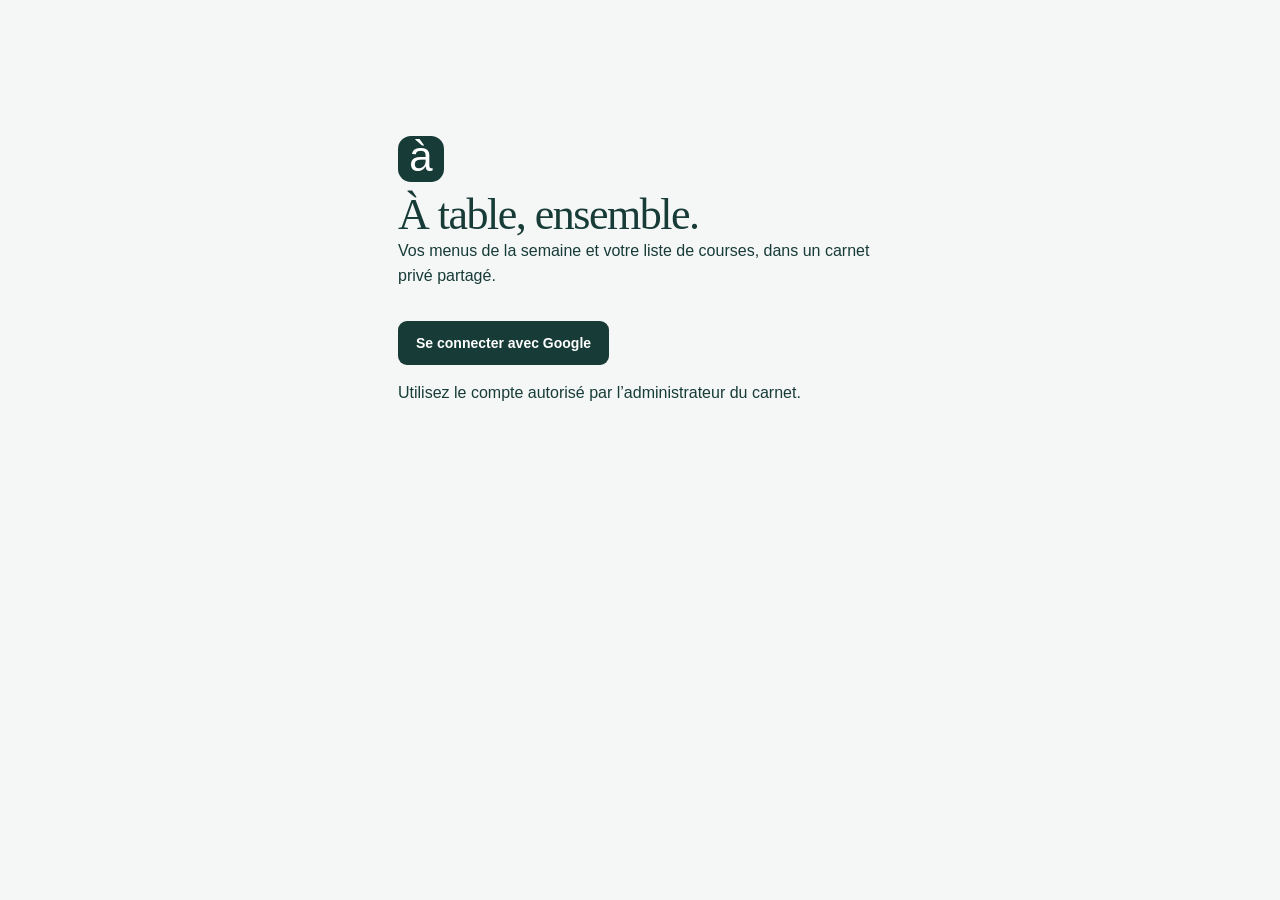
<file: ATable/index.html>
<!doctype html><html lang="fr"><head><meta charset="UTF-8"><meta name="viewport" content="width=device-width,initial-scale=1"><meta name="theme-color" content="#173b37"><link rel="icon" href="./favicon.svg"><link rel="apple-touch-icon" href="./apple-touch-icon.png"><link rel="manifest" href="./manifest.webmanifest"><title>À table — Menus et courses</title>  <script type="module" crossorigin src="/ATable/index-y9OXlrYn.js"></script>
  <link rel="stylesheet" crossorigin href="/ATable/index-C6tKq6Ja.css">
</head><body><div id="root"></div></body></html>
</file>
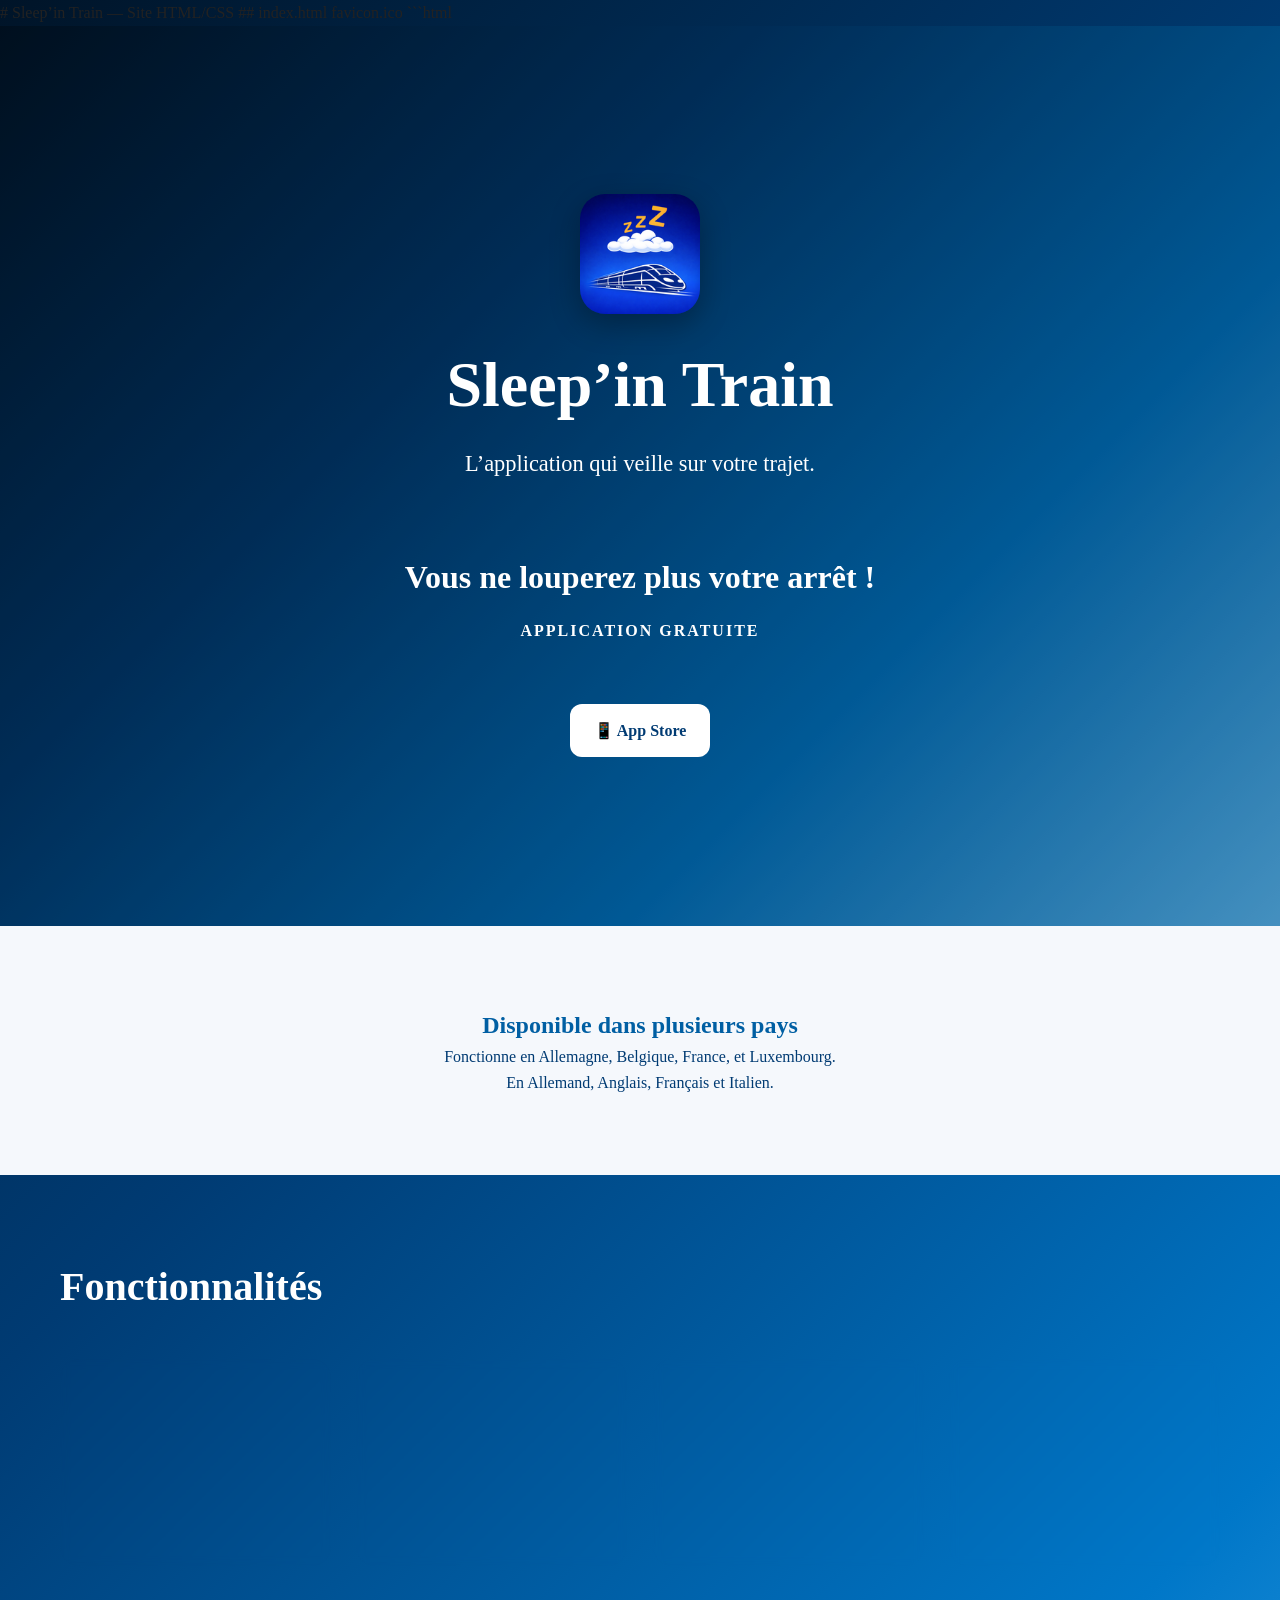
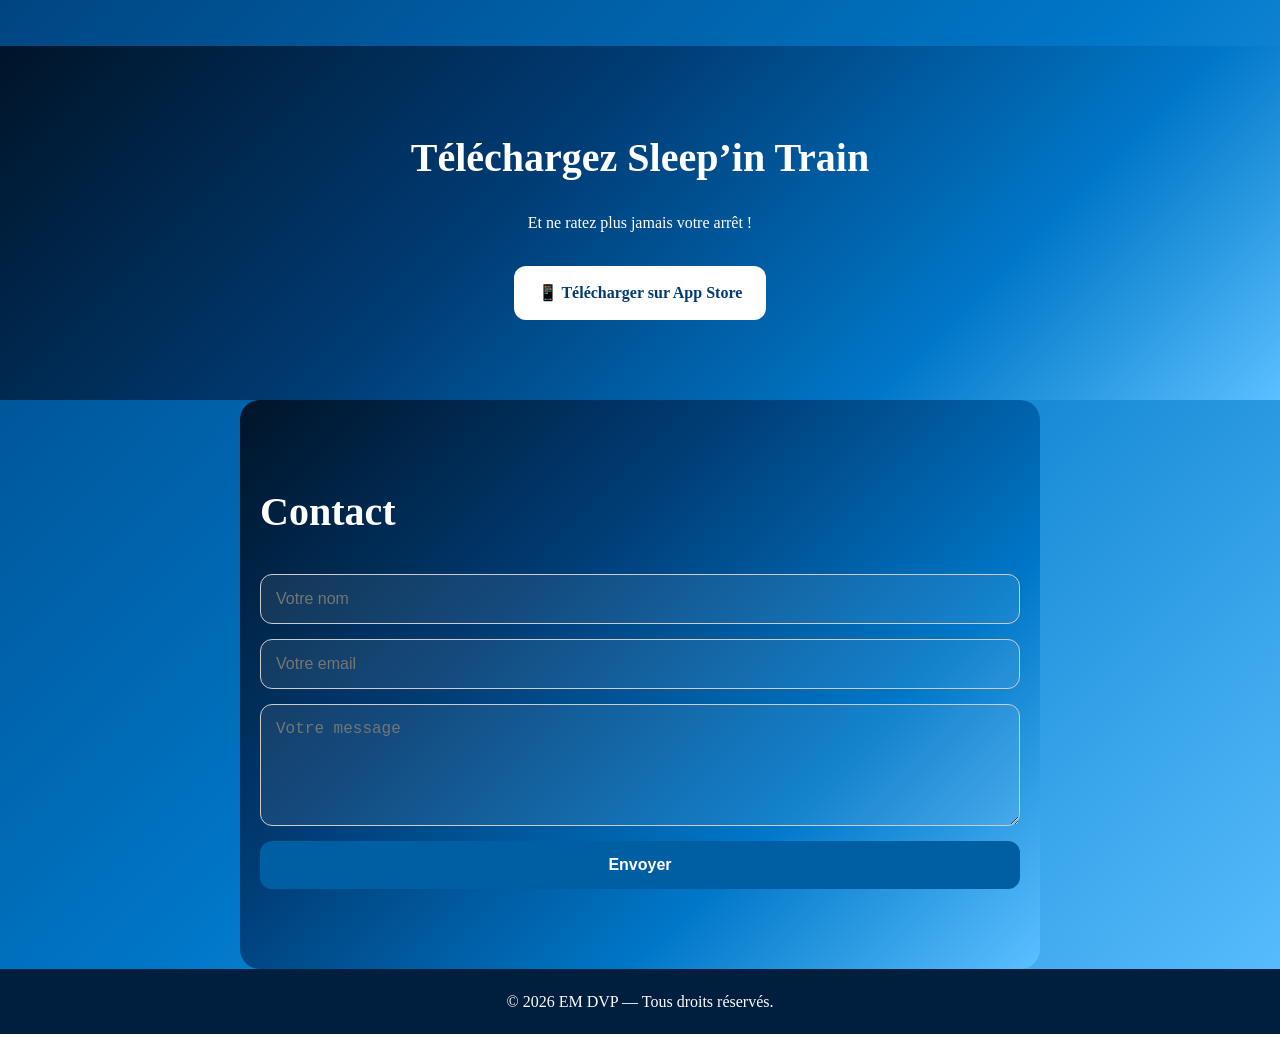
<file: sleepintrain/index.html>
# Sleep’in Train — Site HTML/CSS

## index.html
favicon.ico

```html
<!DOCTYPE html>
<html lang="fr">
<head>
<!-- Favicon moderne -->
  <link rel="icon" type="image/png" sizes="32x32" href="Icon.png">
  <meta charset="UTF-8" />
  <meta name="viewport" content="width=device-width, initial-scale=1.0" />
  <title>Sleep'in Train</title>
  <link rel="stylesheet" href="style.css" />
</head>
<body>

  <header class="hero">
    <div class="overlay"></div>

    <div class="hero-content">
      <img src="logo.png" alt="Logo Sleepin Train" class="logo" />

      <h1>Sleep’in Train</h1>
      <p class="subtitle">L’application qui veille sur votre trajet.</p>

      <div class="hero-box">
        <h2>Vous ne louperez plus votre arrêt !</h2>
        <p class="free-app">APPLICATION GRATUITE</p>
      </div>

      <div class="download-buttons">
        <a href="https://apps.apple.com/app/sleepin-train/id6762194705" class="store-btn">📱 App Store</a>
      <!--  <a href="#" class="store-btn">▶ Google Play</a> -->
      </div>
    </div>
  </header>


  <section class="countries">
    <h2>Disponible dans plusieurs pays</h2>
    <p>
      Fonctionne en Allemagne, Belgique, France, et Luxembourg.</p>
	  <p>En Allemand, Anglais, Français et Italien.
    </p>
  </section>


  <section class="features">
    <h2>Fonctionnalités</h2>

    <div class="features-grid">

      <div class="feature-card">
        <h3>⏰ Alarme intelligente</h3>
        <p>
          Recevez une alerte avant votre arrêt, même si vous dormez.
        </p>
      </div>

      <div class="feature-card">
        <h3>📍 Précision GPS</h3>
        <p>
          Suivi en temps réel de votre trajet pour une détection fiable.
        </p>
      </div>

      <div class="feature-card">
        <h3>🔋 Économique</h3>
        <p>
          Mode éco pour préserver la batterie de votre smartphone.
        </p>
      </div>

      <div class="feature-card">
        <h3>🌍 Multi-pays</h3>
        <p>
          Compatible avec les réseaux ferroviaires d'Allemagne, Belgique, France, et 
          Luxembourg.
        </p>
      </div>

    </div>
  </section>


  <section class="download-section">
    <h2>Téléchargez Sleep’in Train</h2>
    <p>Et ne ratez plus jamais votre arrêt !</p>

    <div class="download-buttons">
      <a href="https://apps.apple.com/app/sleepin-train/id6762194705" class="store-btn">📱 Télécharger sur App Store</a>
   <!--   <a href="#" class="store-btn">▶ Télécharger sur Google Play</a> -->
    </div>
  </section>


  <section class="contact">
    <h2>Contact</h2>

    <form action="https://formspree.io/f/xqejodoz" method="POST">
 <input type="text" name="name" placeholder="Votre nom" required />
<input type="email" name="email" placeholder="Votre email" required />
<textarea name="message" rows="5" placeholder="Votre message"></textarea>
      <button type="submit">Envoyer</button>
    </form>
  </section>


  <footer>
    <p>© 2026 EM DVP — Tous droits réservés.</p>
  </footer>

</body>
</html>
</file>
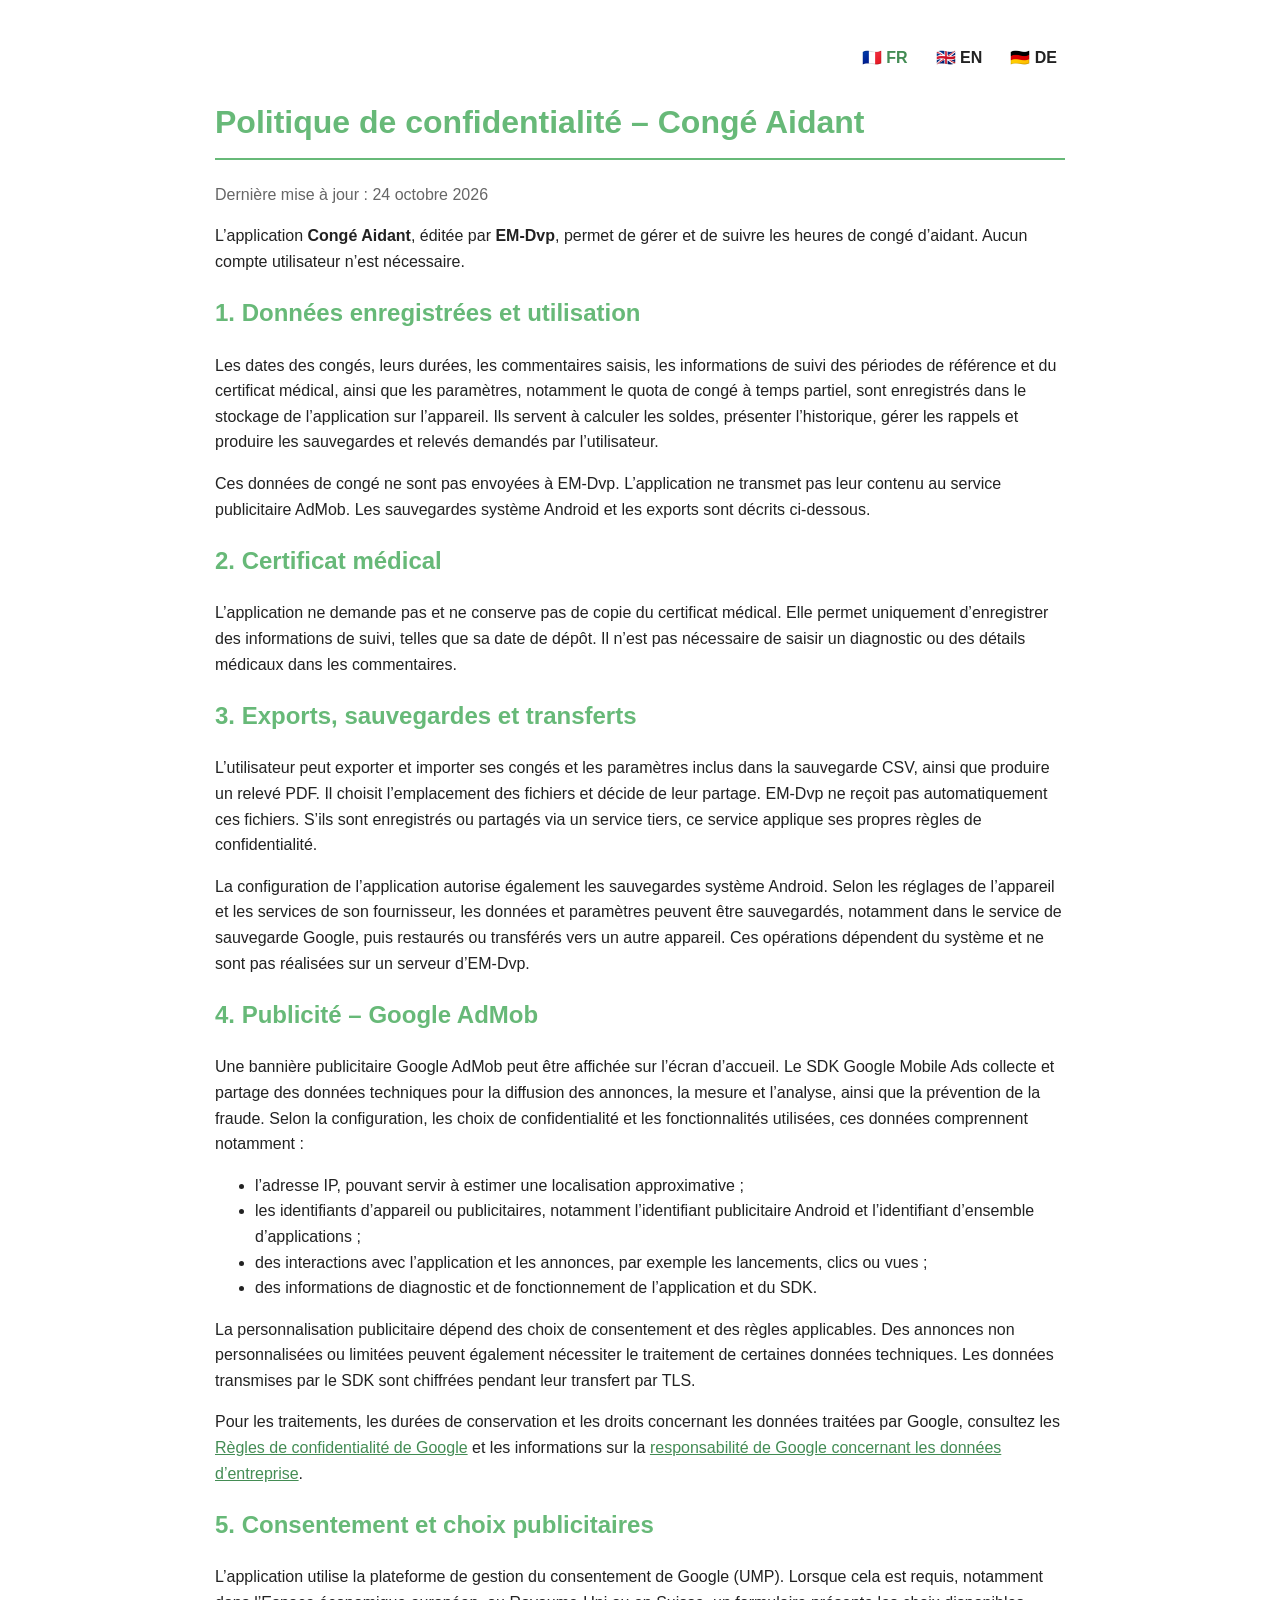
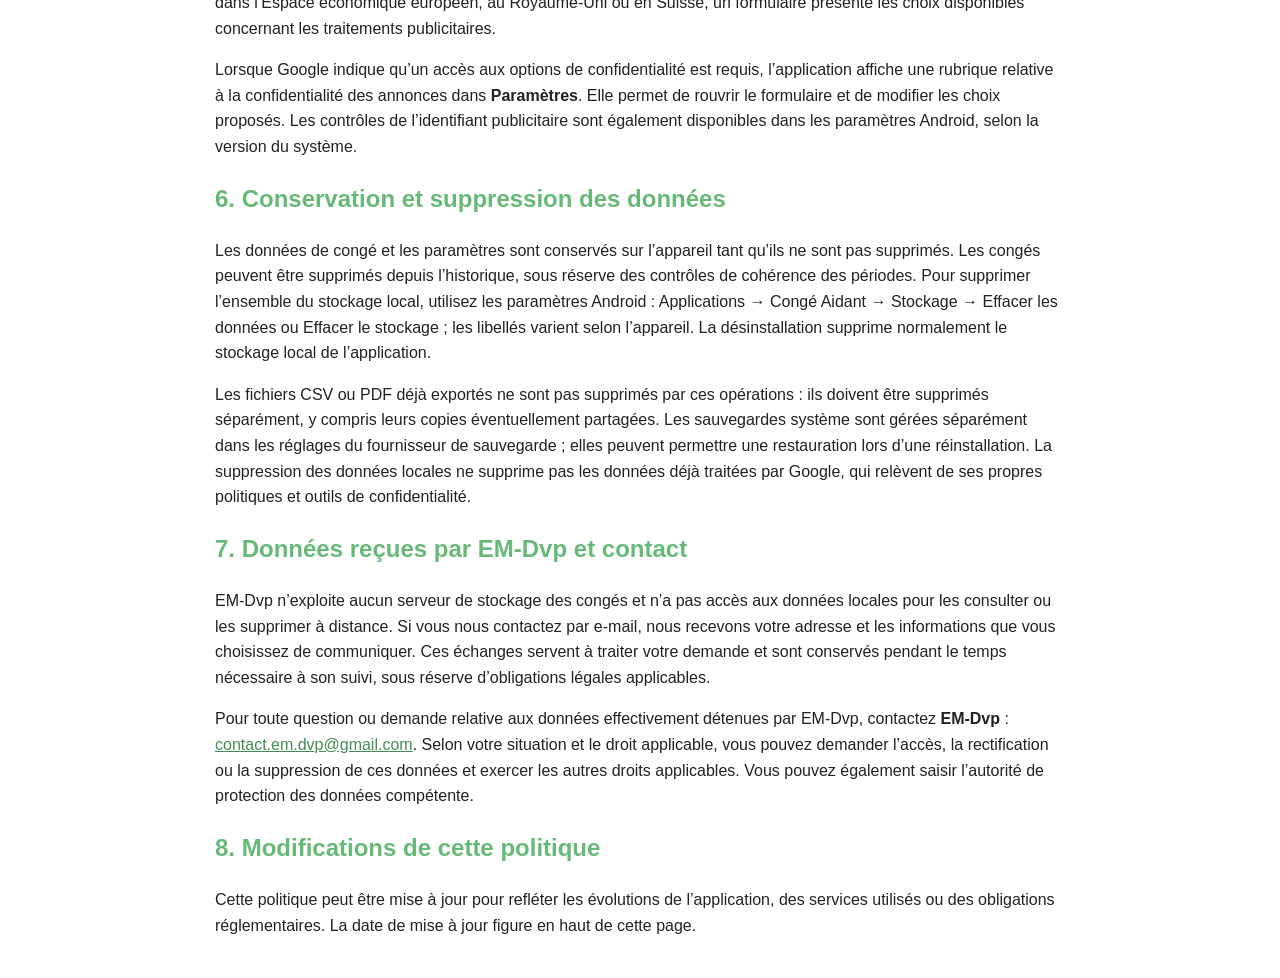
<file: conge-aidant/confidentialite.html>
<!DOCTYPE html>
<html lang="fr">
<head>
    <meta charset="UTF-8">
    <meta name="viewport" content="width=device-width, initial-scale=1.0">
    <title>Politique de confidentialité - Congé Aidant</title>

    <style>
        body {
            font-family: Arial, sans-serif;
            max-width: 850px;
            margin: 40px auto;
            padding: 0 20px;
            line-height: 1.6;
            color: #222;
        }

        h1, h2 {
            color: #67b978;
        }

        h1 {
            border-bottom: 2px solid #67b978;
            padding-bottom: 10px;
        }

        .date {
            color: #666;
        }

        a {
            color: #438c54;
        }

        .lang-switcher {
            display: flex;
            justify-content: flex-end;
            gap: 12px;
            margin-bottom: 20px;
        }

        .lang-switcher a {
            text-decoration: none;
            color: #222;
            font-weight: bold;
            padding: 5px 8px;
            border-radius: 6px;
        }

        .lang-switcher a:hover {
            background-color: #f0f0f0;
        }

        .lang-switcher .active {
            color: #438c54;
        }
    </style>
</head>

<body>

<div class="lang-switcher">
    <a href="confidentialite.html"
       class="active"
       aria-label="Français">🇫🇷 FR</a>

    <a href="privacy.html"
       aria-label="English">🇬🇧 EN</a>

    <a href="datenschutz.html"
       aria-label="Deutsch">🇩🇪 DE</a>
</div>

<h1>Politique de confidentialité – Congé Aidant</h1>
<p class="date">Dernière mise à jour : 24 octobre 2026</p>
<p>L’application <strong>Congé Aidant</strong>, éditée par <strong>EM-Dvp</strong>, permet de gérer et de suivre les heures de congé d’aidant. Aucun compte utilisateur n’est nécessaire.</p>
<h2>1. Données enregistrées et utilisation</h2>
<p>Les dates des congés, leurs durées, les commentaires saisis, les informations de suivi des périodes de référence et du certificat médical, ainsi que les paramètres, notamment le quota de congé à temps partiel, sont enregistrés dans le stockage de l’application sur l’appareil. Ils servent à calculer les soldes, présenter l’historique, gérer les rappels et produire les sauvegardes et relevés demandés par l’utilisateur.</p>
<p>Ces données de congé ne sont pas envoyées à EM-Dvp. L’application ne transmet pas leur contenu au service publicitaire AdMob. Les sauvegardes système Android et les exports sont décrits ci-dessous.</p>
<h2>2. Certificat médical</h2>
<p>L’application ne demande pas et ne conserve pas de copie du certificat médical. Elle permet uniquement d’enregistrer des informations de suivi, telles que sa date de dépôt. Il n’est pas nécessaire de saisir un diagnostic ou des détails médicaux dans les commentaires.</p>
<h2>3. Exports, sauvegardes et transferts</h2>
<p>L’utilisateur peut exporter et importer ses congés et les paramètres inclus dans la sauvegarde CSV, ainsi que produire un relevé PDF. Il choisit l’emplacement des fichiers et décide de leur partage. EM-Dvp ne reçoit pas automatiquement ces fichiers. S’ils sont enregistrés ou partagés via un service tiers, ce service applique ses propres règles de confidentialité.</p>
<p>La configuration de l’application autorise également les sauvegardes système Android. Selon les réglages de l’appareil et les services de son fournisseur, les données et paramètres peuvent être sauvegardés, notamment dans le service de sauvegarde Google, puis restaurés ou transférés vers un autre appareil. Ces opérations dépendent du système et ne sont pas réalisées sur un serveur d’EM-Dvp.</p>
<h2>4. Publicité – Google AdMob</h2>
<p>Une bannière publicitaire Google AdMob peut être affichée sur l’écran d’accueil. Le SDK Google Mobile Ads collecte et partage des données techniques pour la diffusion des annonces, la mesure et l’analyse, ainsi que la prévention de la fraude. Selon la configuration, les choix de confidentialité et les fonctionnalités utilisées, ces données comprennent notamment :</p>
<ul>
<li>l’adresse IP, pouvant servir à estimer une localisation approximative ;</li>
<li>les identifiants d’appareil ou publicitaires, notamment l’identifiant publicitaire Android et l’identifiant d’ensemble d’applications ;</li>
<li>des interactions avec l’application et les annonces, par exemple les lancements, clics ou vues ;</li>
<li>des informations de diagnostic et de fonctionnement de l’application et du SDK.</li>
</ul>
<p>La personnalisation publicitaire dépend des choix de consentement et des règles applicables. Des annonces non personnalisées ou limitées peuvent également nécessiter le traitement de certaines données techniques. Les données transmises par le SDK sont chiffrées pendant leur transfert par TLS.</p>
<p>Pour les traitements, les durées de conservation et les droits concernant les données traitées par Google, consultez les <a href="https://policies.google.com/privacy">Règles de confidentialité de Google</a> et les informations sur la <a href="https://business.safety.google/privacy/">responsabilité de Google concernant les données d’entreprise</a>.</p>
<h2>5. Consentement et choix publicitaires</h2>
<p>L’application utilise la plateforme de gestion du consentement de Google (UMP). Lorsque cela est requis, notamment dans l’Espace économique européen, au Royaume-Uni ou en Suisse, un formulaire présente les choix disponibles concernant les traitements publicitaires.</p>
<p>Lorsque Google indique qu’un accès aux options de confidentialité est requis, l’application affiche une rubrique relative à la confidentialité des annonces dans <strong>Paramètres</strong>. Elle permet de rouvrir le formulaire et de modifier les choix proposés. Les contrôles de l’identifiant publicitaire sont également disponibles dans les paramètres Android, selon la version du système.</p>
<h2>6. Conservation et suppression des données</h2>
<p>Les données de congé et les paramètres sont conservés sur l’appareil tant qu’ils ne sont pas supprimés. Les congés peuvent être supprimés depuis l’historique, sous réserve des contrôles de cohérence des périodes. Pour supprimer l’ensemble du stockage local, utilisez les paramètres Android : Applications → Congé Aidant → Stockage → Effacer les données ou Effacer le stockage ; les libellés varient selon l’appareil. La désinstallation supprime normalement le stockage local de l’application.</p>
<p>Les fichiers CSV ou PDF déjà exportés ne sont pas supprimés par ces opérations : ils doivent être supprimés séparément, y compris leurs copies éventuellement partagées. Les sauvegardes système sont gérées séparément dans les réglages du fournisseur de sauvegarde ; elles peuvent permettre une restauration lors d’une réinstallation. La suppression des données locales ne supprime pas les données déjà traitées par Google, qui relèvent de ses propres politiques et outils de confidentialité.</p>
<h2>7. Données reçues par EM-Dvp et contact</h2>
<p>EM-Dvp n’exploite aucun serveur de stockage des congés et n’a pas accès aux données locales pour les consulter ou les supprimer à distance. Si vous nous contactez par e-mail, nous recevons votre adresse et les informations que vous choisissez de communiquer. Ces échanges servent à traiter votre demande et sont conservés pendant le temps nécessaire à son suivi, sous réserve d’obligations légales applicables.</p>
<p>Pour toute question ou demande relative aux données effectivement détenues par EM-Dvp, contactez <strong>EM-Dvp</strong> : <a href="mailto:contact.em.dvp@gmail.com">contact.em.dvp@gmail.com</a>. Selon votre situation et le droit applicable, vous pouvez demander l’accès, la rectification ou la suppression de ces données et exercer les autres droits applicables. Vous pouvez également saisir l’autorité de protection des données compétente.</p>
<h2>8. Modifications de cette politique</h2>
<p>Cette politique peut être mise à jour pour refléter les évolutions de l’application, des services utilisés ou des obligations réglementaires. La date de mise à jour figure en haut de cette page.</p>

</body>
</html>
</file>
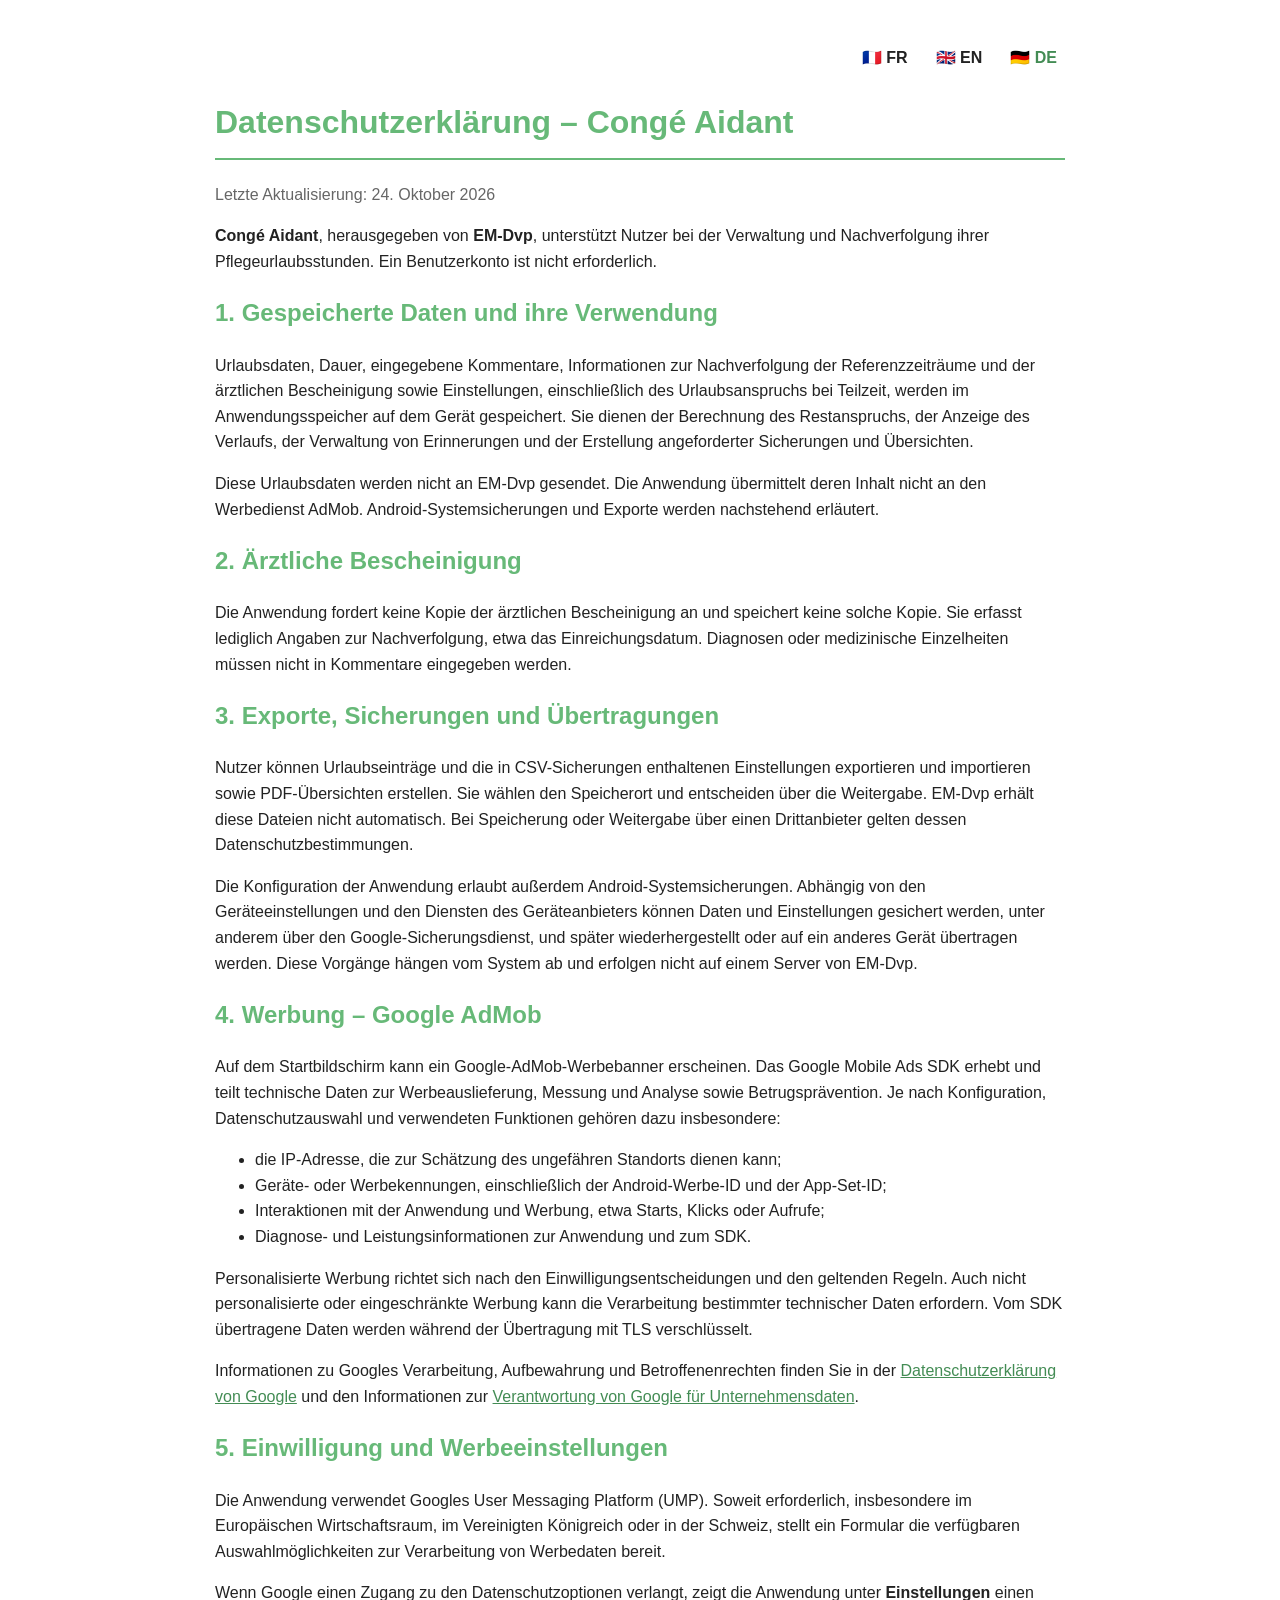
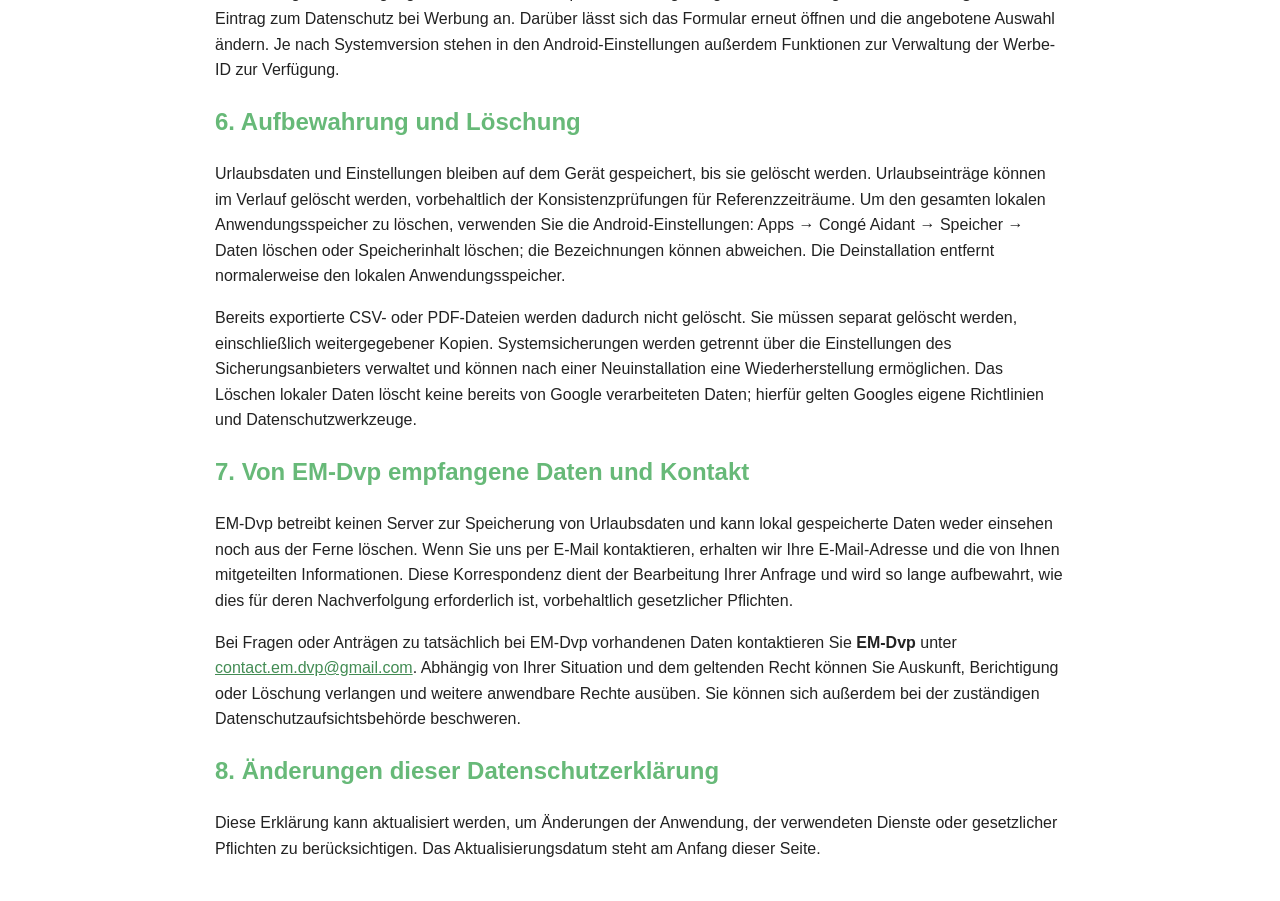
<file: conge-aidant/datenschutz.html>
<!DOCTYPE html>
<html lang="de">
<head>
    <meta charset="UTF-8">
    <meta name="viewport" content="width=device-width, initial-scale=1.0">
    <title>Datenschutzerklärung - Congé Aidant</title>

    <style>
        body {
            font-family: Arial, sans-serif;
            max-width: 850px;
            margin: 40px auto;
            padding: 0 20px;
            line-height: 1.6;
            color: #222;
        }

        h1, h2 {
            color: #67b978;
        }

        h1 {
            border-bottom: 2px solid #67b978;
            padding-bottom: 10px;
        }

        .date {
            color: #666;
        }

        a {
            color: #438c54;
        }

        .lang-switcher {
            display: flex;
            justify-content: flex-end;
            gap: 12px;
            margin-bottom: 20px;
        }

        .lang-switcher a {
            text-decoration: none;
            color: #222;
            font-weight: bold;
            padding: 5px 8px;
            border-radius: 6px;
        }

        .lang-switcher a:hover {
            background-color: #f0f0f0;
        }

        .lang-switcher .active {
            color: #438c54;
        }
    </style>
</head>

<body>

<div class="lang-switcher">
    <a href="confidentialite.html"
       aria-label="Français">🇫🇷 FR</a>

    <a href="privacy.html"
       aria-label="English">🇬🇧 EN</a>

    <a href="datenschutz.html"
       class="active"
       aria-label="Deutsch">🇩🇪 DE</a>
</div>

<h1>Datenschutzerklärung – Congé Aidant</h1>
<p class="date">Letzte Aktualisierung: 24. Oktober 2026</p>
<p><strong>Congé Aidant</strong>, herausgegeben von <strong>EM-Dvp</strong>, unterstützt Nutzer bei der Verwaltung und Nachverfolgung ihrer Pflegeurlaubsstunden. Ein Benutzerkonto ist nicht erforderlich.</p>
<h2>1. Gespeicherte Daten und ihre Verwendung</h2>
<p>Urlaubsdaten, Dauer, eingegebene Kommentare, Informationen zur Nachverfolgung der Referenzzeiträume und der ärztlichen Bescheinigung sowie Einstellungen, einschließlich des Urlaubsanspruchs bei Teilzeit, werden im Anwendungsspeicher auf dem Gerät gespeichert. Sie dienen der Berechnung des Restanspruchs, der Anzeige des Verlaufs, der Verwaltung von Erinnerungen und der Erstellung angeforderter Sicherungen und Übersichten.</p>
<p>Diese Urlaubsdaten werden nicht an EM-Dvp gesendet. Die Anwendung übermittelt deren Inhalt nicht an den Werbedienst AdMob. Android-Systemsicherungen und Exporte werden nachstehend erläutert.</p>
<h2>2. Ärztliche Bescheinigung</h2>
<p>Die Anwendung fordert keine Kopie der ärztlichen Bescheinigung an und speichert keine solche Kopie. Sie erfasst lediglich Angaben zur Nachverfolgung, etwa das Einreichungsdatum. Diagnosen oder medizinische Einzelheiten müssen nicht in Kommentare eingegeben werden.</p>
<h2>3. Exporte, Sicherungen und Übertragungen</h2>
<p>Nutzer können Urlaubseinträge und die in CSV-Sicherungen enthaltenen Einstellungen exportieren und importieren sowie PDF-Übersichten erstellen. Sie wählen den Speicherort und entscheiden über die Weitergabe. EM-Dvp erhält diese Dateien nicht automatisch. Bei Speicherung oder Weitergabe über einen Drittanbieter gelten dessen Datenschutzbestimmungen.</p>
<p>Die Konfiguration der Anwendung erlaubt außerdem Android-Systemsicherungen. Abhängig von den Geräteeinstellungen und den Diensten des Geräteanbieters können Daten und Einstellungen gesichert werden, unter anderem über den Google-Sicherungsdienst, und später wiederhergestellt oder auf ein anderes Gerät übertragen werden. Diese Vorgänge hängen vom System ab und erfolgen nicht auf einem Server von EM-Dvp.</p>
<h2>4. Werbung – Google AdMob</h2>
<p>Auf dem Startbildschirm kann ein Google-AdMob-Werbebanner erscheinen. Das Google Mobile Ads SDK erhebt und teilt technische Daten zur Werbeauslieferung, Messung und Analyse sowie Betrugsprävention. Je nach Konfiguration, Datenschutzauswahl und verwendeten Funktionen gehören dazu insbesondere:</p>
<ul>
<li>die IP-Adresse, die zur Schätzung des ungefähren Standorts dienen kann;</li>
<li>Geräte- oder Werbekennungen, einschließlich der Android-Werbe-ID und der App-Set-ID;</li>
<li>Interaktionen mit der Anwendung und Werbung, etwa Starts, Klicks oder Aufrufe;</li>
<li>Diagnose- und Leistungsinformationen zur Anwendung und zum SDK.</li>
</ul>
<p>Personalisierte Werbung richtet sich nach den Einwilligungsentscheidungen und den geltenden Regeln. Auch nicht personalisierte oder eingeschränkte Werbung kann die Verarbeitung bestimmter technischer Daten erfordern. Vom SDK übertragene Daten werden während der Übertragung mit TLS verschlüsselt.</p>
<p>Informationen zu Googles Verarbeitung, Aufbewahrung und Betroffenenrechten finden Sie in der <a href="https://policies.google.com/privacy">Datenschutzerklärung von Google</a> und den Informationen zur <a href="https://business.safety.google/privacy/">Verantwortung von Google für Unternehmensdaten</a>.</p>
<h2>5. Einwilligung und Werbeeinstellungen</h2>
<p>Die Anwendung verwendet Googles User Messaging Platform (UMP). Soweit erforderlich, insbesondere im Europäischen Wirtschaftsraum, im Vereinigten Königreich oder in der Schweiz, stellt ein Formular die verfügbaren Auswahlmöglichkeiten zur Verarbeitung von Werbedaten bereit.</p>
<p>Wenn Google einen Zugang zu den Datenschutzoptionen verlangt, zeigt die Anwendung unter <strong>Einstellungen</strong> einen Eintrag zum Datenschutz bei Werbung an. Darüber lässt sich das Formular erneut öffnen und die angebotene Auswahl ändern. Je nach Systemversion stehen in den Android-Einstellungen außerdem Funktionen zur Verwaltung der Werbe-ID zur Verfügung.</p>
<h2>6. Aufbewahrung und Löschung</h2>
<p>Urlaubsdaten und Einstellungen bleiben auf dem Gerät gespeichert, bis sie gelöscht werden. Urlaubseinträge können im Verlauf gelöscht werden, vorbehaltlich der Konsistenzprüfungen für Referenzzeiträume. Um den gesamten lokalen Anwendungsspeicher zu löschen, verwenden Sie die Android-Einstellungen: Apps → Congé Aidant → Speicher → Daten löschen oder Speicherinhalt löschen; die Bezeichnungen können abweichen. Die Deinstallation entfernt normalerweise den lokalen Anwendungsspeicher.</p>
<p>Bereits exportierte CSV- oder PDF-Dateien werden dadurch nicht gelöscht. Sie müssen separat gelöscht werden, einschließlich weitergegebener Kopien. Systemsicherungen werden getrennt über die Einstellungen des Sicherungsanbieters verwaltet und können nach einer Neuinstallation eine Wiederherstellung ermöglichen. Das Löschen lokaler Daten löscht keine bereits von Google verarbeiteten Daten; hierfür gelten Googles eigene Richtlinien und Datenschutzwerkzeuge.</p>
<h2>7. Von EM-Dvp empfangene Daten und Kontakt</h2>
<p>EM-Dvp betreibt keinen Server zur Speicherung von Urlaubsdaten und kann lokal gespeicherte Daten weder einsehen noch aus der Ferne löschen. Wenn Sie uns per E-Mail kontaktieren, erhalten wir Ihre E-Mail-Adresse und die von Ihnen mitgeteilten Informationen. Diese Korrespondenz dient der Bearbeitung Ihrer Anfrage und wird so lange aufbewahrt, wie dies für deren Nachverfolgung erforderlich ist, vorbehaltlich gesetzlicher Pflichten.</p>
<p>Bei Fragen oder Anträgen zu tatsächlich bei EM-Dvp vorhandenen Daten kontaktieren Sie <strong>EM-Dvp</strong> unter <a href="mailto:contact.em.dvp@gmail.com">contact.em.dvp@gmail.com</a>. Abhängig von Ihrer Situation und dem geltenden Recht können Sie Auskunft, Berichtigung oder Löschung verlangen und weitere anwendbare Rechte ausüben. Sie können sich außerdem bei der zuständigen Datenschutzaufsichtsbehörde beschweren.</p>
<h2>8. Änderungen dieser Datenschutzerklärung</h2>
<p>Diese Erklärung kann aktualisiert werden, um Änderungen der Anwendung, der verwendeten Dienste oder gesetzlicher Pflichten zu berücksichtigen. Das Aktualisierungsdatum steht am Anfang dieser Seite.</p>

</body>
</html>
</file>
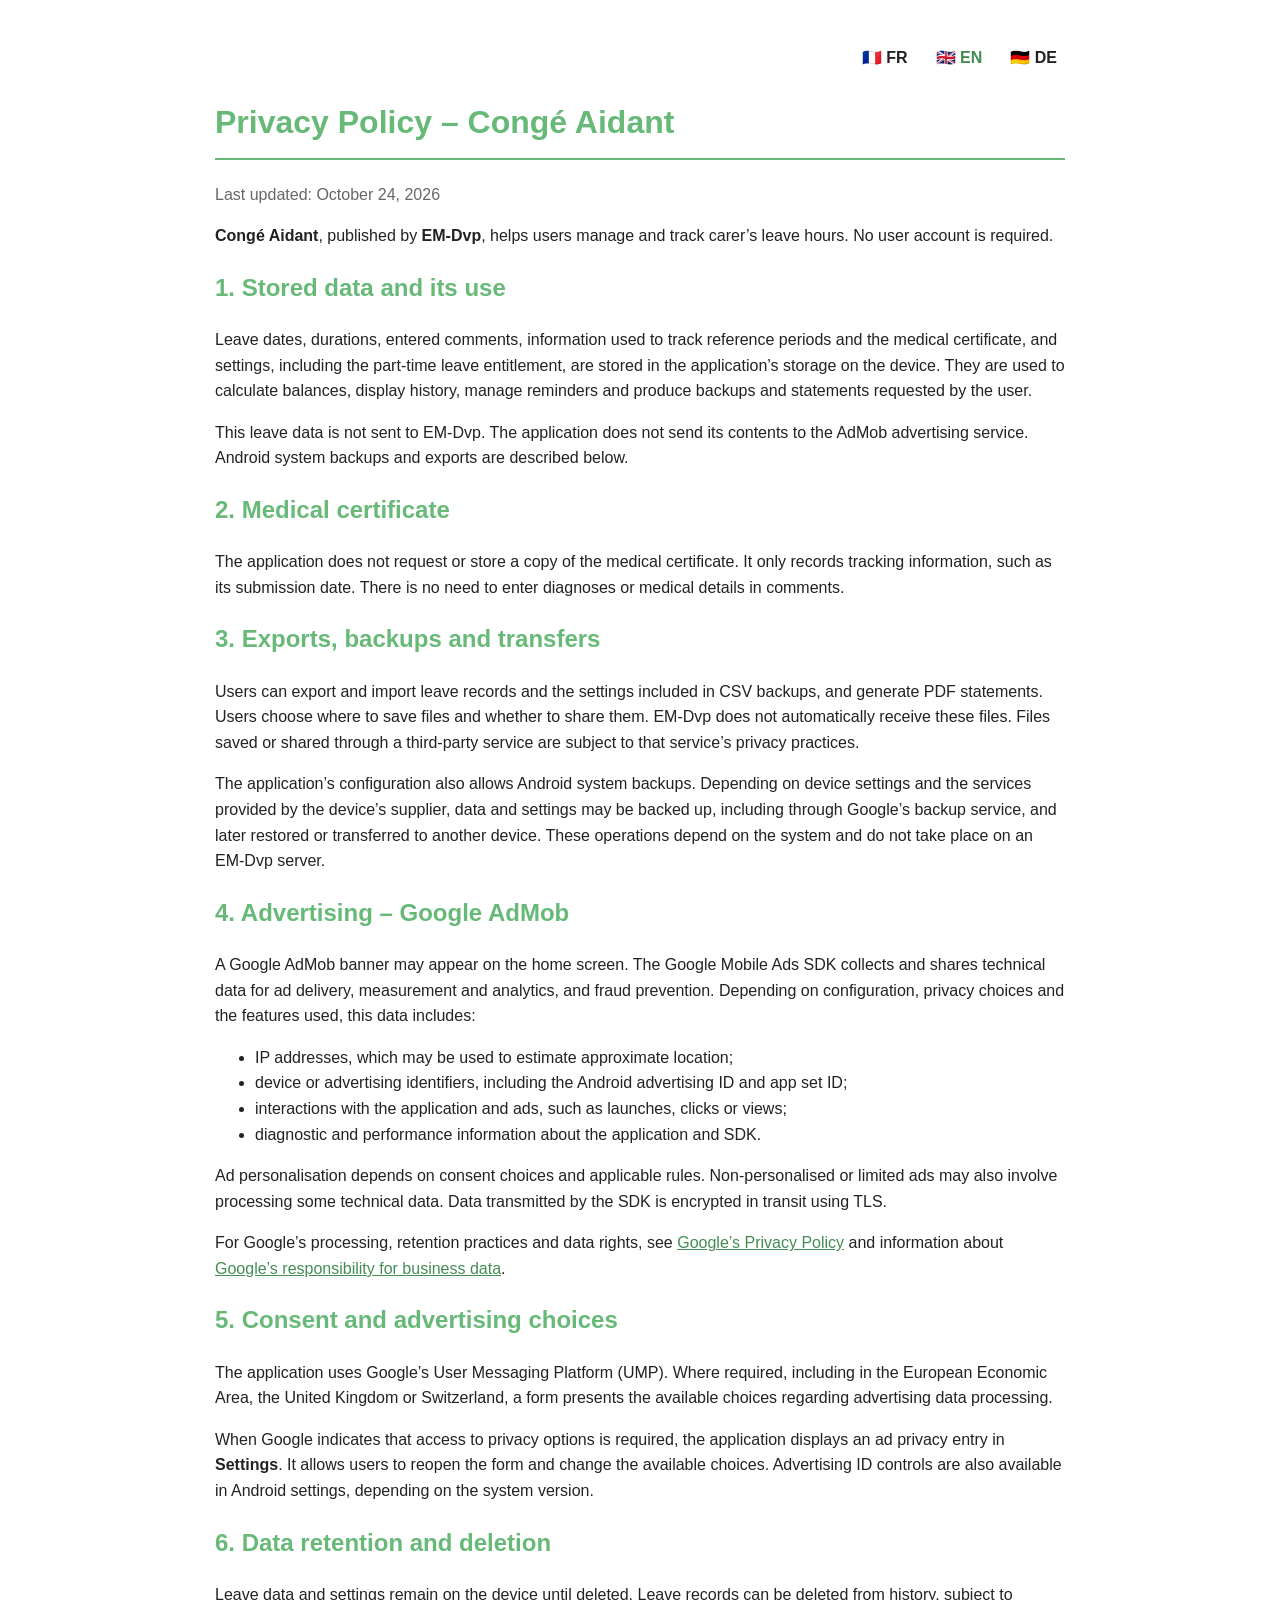
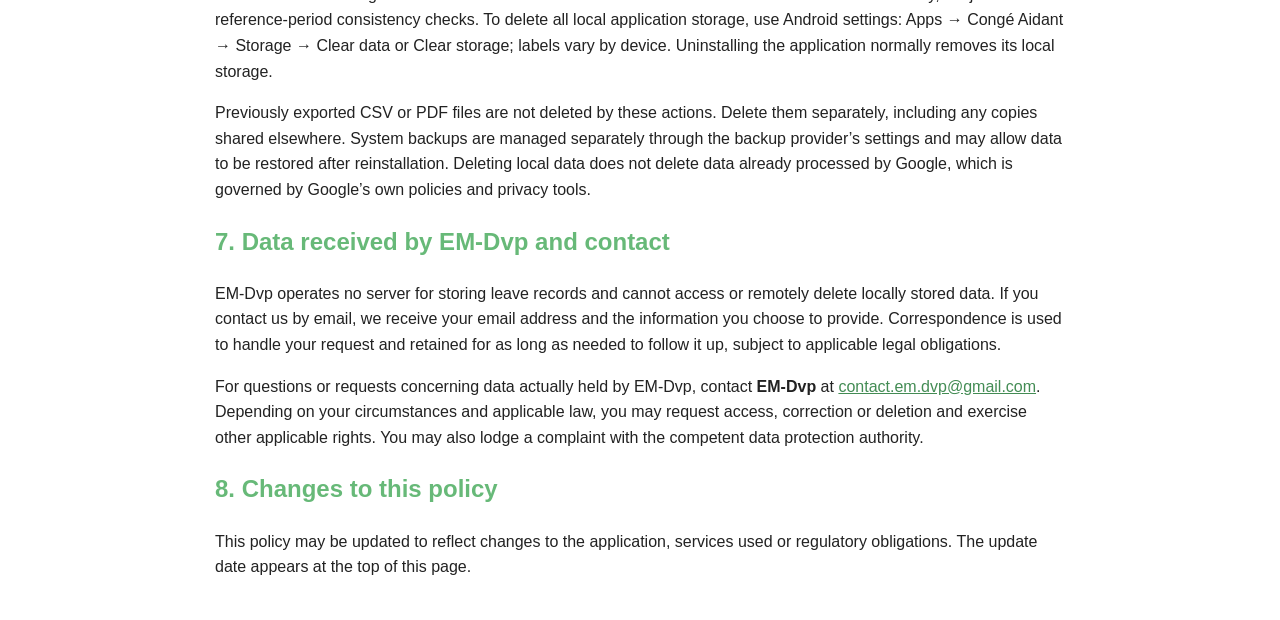
<file: conge-aidant/privacy.html>
<!DOCTYPE html>
<html lang="en">
<head>
    <meta charset="UTF-8">
    <meta name="viewport" content="width=device-width, initial-scale=1.0">
    <title>Privacy Policy - Congé Aidant</title>

    <style>
        body {
            font-family: Arial, sans-serif;
            max-width: 850px;
            margin: 40px auto;
            padding: 0 20px;
            line-height: 1.6;
            color: #222;
        }

        h1, h2 {
            color: #67b978;
        }

        h1 {
            border-bottom: 2px solid #67b978;
            padding-bottom: 10px;
        }

        .date {
            color: #666;
        }

        a {
            color: #438c54;
        }

        .lang-switcher {
            display: flex;
            justify-content: flex-end;
            gap: 12px;
            margin-bottom: 20px;
        }

        .lang-switcher a {
            text-decoration: none;
            color: #222;
            font-weight: bold;
            padding: 5px 8px;
            border-radius: 6px;
        }

        .lang-switcher a:hover {
            background-color: #f0f0f0;
        }

        .lang-switcher .active {
            color: #438c54;
        }
    </style>
</head>

<body>

<div class="lang-switcher">
    <a href="confidentialite.html"
       aria-label="Français">🇫🇷 FR</a>

    <a href="privacy.html"
       class="active"
       aria-label="English">🇬🇧 EN</a>

    <a href="datenschutz.html"
       aria-label="Deutsch">🇩🇪 DE</a>
</div>

<h1>Privacy Policy – Congé Aidant</h1>
<p class="date">Last updated: October 24, 2026</p>
<p><strong>Congé Aidant</strong>, published by <strong>EM-Dvp</strong>, helps users manage and track carer’s leave hours. No user account is required.</p>
<h2>1. Stored data and its use</h2>
<p>Leave dates, durations, entered comments, information used to track reference periods and the medical certificate, and settings, including the part-time leave entitlement, are stored in the application’s storage on the device. They are used to calculate balances, display history, manage reminders and produce backups and statements requested by the user.</p>
<p>This leave data is not sent to EM-Dvp. The application does not send its contents to the AdMob advertising service. Android system backups and exports are described below.</p>
<h2>2. Medical certificate</h2>
<p>The application does not request or store a copy of the medical certificate. It only records tracking information, such as its submission date. There is no need to enter diagnoses or medical details in comments.</p>
<h2>3. Exports, backups and transfers</h2>
<p>Users can export and import leave records and the settings included in CSV backups, and generate PDF statements. Users choose where to save files and whether to share them. EM-Dvp does not automatically receive these files. Files saved or shared through a third-party service are subject to that service’s privacy practices.</p>
<p>The application’s configuration also allows Android system backups. Depending on device settings and the services provided by the device’s supplier, data and settings may be backed up, including through Google’s backup service, and later restored or transferred to another device. These operations depend on the system and do not take place on an EM-Dvp server.</p>
<h2>4. Advertising – Google AdMob</h2>
<p>A Google AdMob banner may appear on the home screen. The Google Mobile Ads SDK collects and shares technical data for ad delivery, measurement and analytics, and fraud prevention. Depending on configuration, privacy choices and the features used, this data includes:</p>
<ul>
<li>IP addresses, which may be used to estimate approximate location;</li>
<li>device or advertising identifiers, including the Android advertising ID and app set ID;</li>
<li>interactions with the application and ads, such as launches, clicks or views;</li>
<li>diagnostic and performance information about the application and SDK.</li>
</ul>
<p>Ad personalisation depends on consent choices and applicable rules. Non-personalised or limited ads may also involve processing some technical data. Data transmitted by the SDK is encrypted in transit using TLS.</p>
<p>For Google’s processing, retention practices and data rights, see <a href="https://policies.google.com/privacy">Google’s Privacy Policy</a> and information about <a href="https://business.safety.google/privacy/">Google’s responsibility for business data</a>.</p>
<h2>5. Consent and advertising choices</h2>
<p>The application uses Google’s User Messaging Platform (UMP). Where required, including in the European Economic Area, the United Kingdom or Switzerland, a form presents the available choices regarding advertising data processing.</p>
<p>When Google indicates that access to privacy options is required, the application displays an ad privacy entry in <strong>Settings</strong>. It allows users to reopen the form and change the available choices. Advertising ID controls are also available in Android settings, depending on the system version.</p>
<h2>6. Data retention and deletion</h2>
<p>Leave data and settings remain on the device until deleted. Leave records can be deleted from history, subject to reference-period consistency checks. To delete all local application storage, use Android settings: Apps → Congé Aidant → Storage → Clear data or Clear storage; labels vary by device. Uninstalling the application normally removes its local storage.</p>
<p>Previously exported CSV or PDF files are not deleted by these actions. Delete them separately, including any copies shared elsewhere. System backups are managed separately through the backup provider’s settings and may allow data to be restored after reinstallation. Deleting local data does not delete data already processed by Google, which is governed by Google’s own policies and privacy tools.</p>
<h2>7. Data received by EM-Dvp and contact</h2>
<p>EM-Dvp operates no server for storing leave records and cannot access or remotely delete locally stored data. If you contact us by email, we receive your email address and the information you choose to provide. Correspondence is used to handle your request and retained for as long as needed to follow it up, subject to applicable legal obligations.</p>
<p>For questions or requests concerning data actually held by EM-Dvp, contact <strong>EM-Dvp</strong> at <a href="mailto:contact.em.dvp@gmail.com">contact.em.dvp@gmail.com</a>. Depending on your circumstances and applicable law, you may request access, correction or deletion and exercise other applicable rights. You may also lodge a complaint with the competent data protection authority.</p>
<h2>8. Changes to this policy</h2>
<p>This policy may be updated to reflect changes to the application, services used or regulatory obligations. The update date appears at the top of this page.</p>

</body>
</html>
</file>
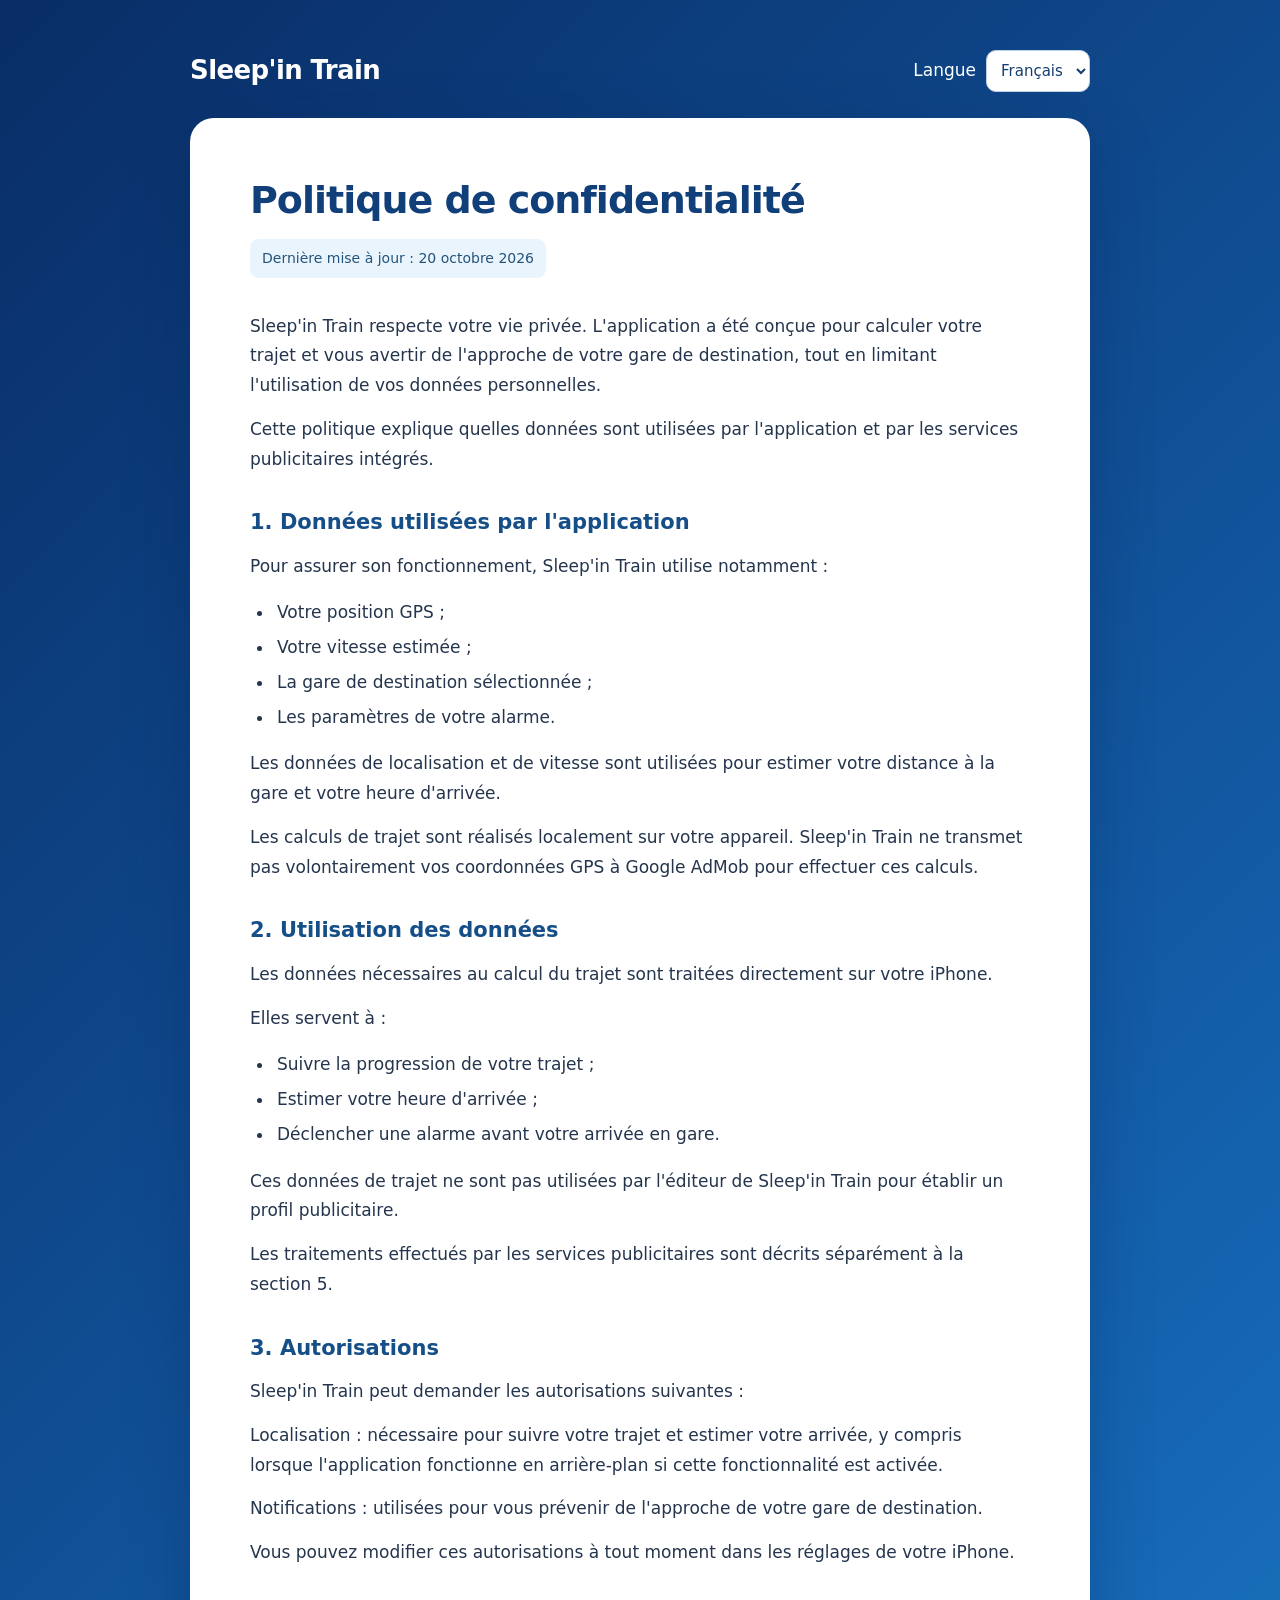
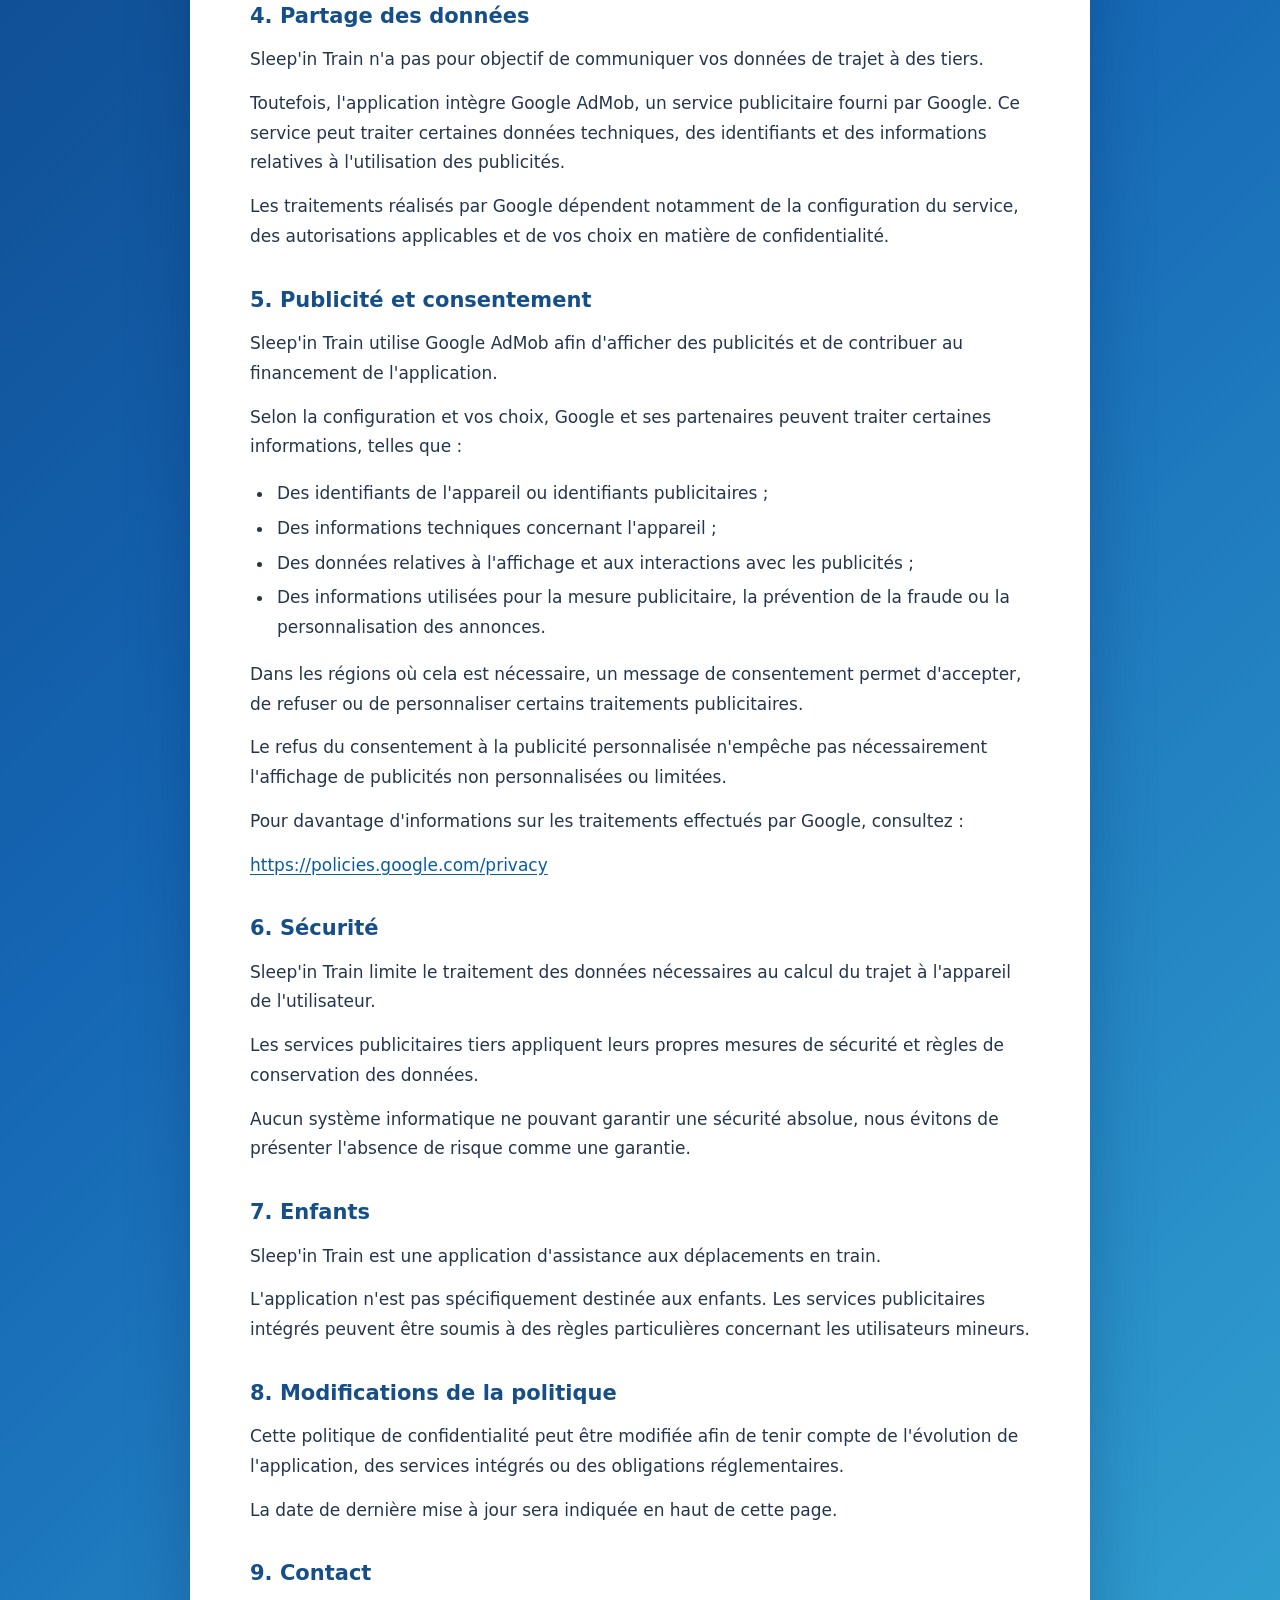
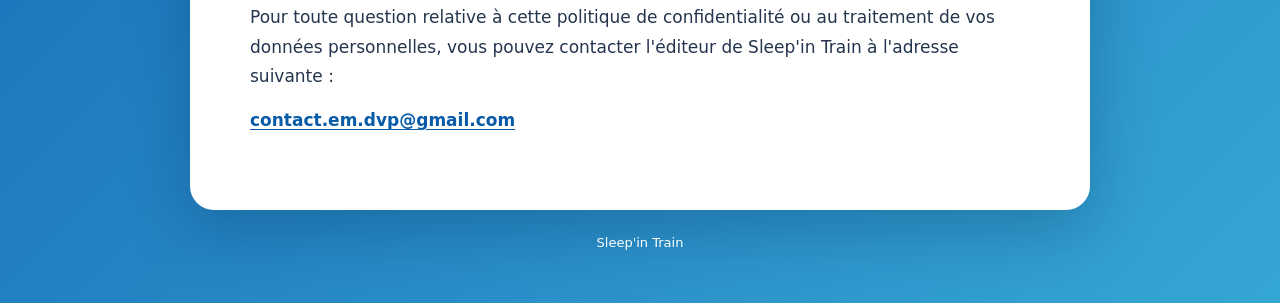
<file: sleepintrain/confidentialite.html>
<!doctype html>
<html lang="fr"><head><meta charset="utf-8"><meta name="viewport" content="width=device-width, initial-scale=1">
<meta name="description" content="Politique de confidentialité de Sleep'in Train — Français, English, Deutsch, Italiano.">
<meta name="color-scheme" content="light"><title>Politique de confidentialité – Sleep'in Train</title>
<style>
*{box-sizing:border-box}html{min-height:100%;background:#0c3979}body{margin:0;min-height:100vh;background:linear-gradient(135deg,#092d66 0%,#1566b4 55%,#35a7d4 100%);color:#24354d;font:17px/1.75 system-ui,-apple-system,BlinkMacSystemFont,"Segoe UI",sans-serif;padding:48px 20px} .wrap{max-width:900px;margin:auto}header{color:white;margin:0 0 24px;display:flex;justify-content:space-between;gap:20px;align-items:center;flex-wrap:wrap}.brand{font-size:26px;font-weight:750;letter-spacing:-.6px}.lang{display:flex;gap:10px;align-items:center}select{font:inherit;font-size:15px;background:#fff;color:#143d70;border:1px solid #bcd0e3;border-radius:10px;padding:10px;max-width:100%}main{background:#fff;border-radius:24px;padding:clamp(24px,6vw,60px);box-shadow:0 20px 65px #041d4c44}h1{font-size:clamp(27px,4.5vw,38px);line-height:1.2;letter-spacing:-1px;color:#103f79;margin:0 0 16px}h2{color:#164f88;font-size:21px;line-height:1.4;margin:34px 0 12px}p{margin:14px 0}ul{padding-left:24px}li{padding-left:3px;margin:5px 0}.date{display:inline-block;font-size:14px;background:#eaf4fc;color:#24547c;padding:7px 12px;border-radius:9px;margin:0 0 20px}a{color:#075ba7;overflow-wrap:anywhere;text-underline-offset:3px}a:focus-visible,select:focus-visible{outline:3px solid #e9b300;outline-offset:4px}[hidden]{display:none!important}footer{color:#fff;text-align:center;font-size:13px;padding:22px 0 0}noscript p{border:1px solid #bcd0e3;padding:12px;border-radius:8px}@media(max-width:480px){body{padding:24px 12px}.brand{font-size:23px}header{gap:12px}main{border-radius:18px}h2{font-size:19px}}@media print{body{background:white;padding:0;font-size:11pt}header,footer{display:none}main{box-shadow:none;padding:0}.date{background:none;padding:0}h2{break-after:avoid}a{color:inherit}}
</style></head><body><div class="wrap"><header><div class="brand">Sleep'in Train</div><div class="lang"><label for="language" id="language-label">Langue</label><select id="language"><option value="fr">Français</option><option value="en">English</option><option value="de">Deutsch</option><option value="it">Italiano</option></select></div></header><main id="policy">
<noscript><p>Sans JavaScript, les quatre versions sont affichées ci-dessous. / Without JavaScript, all four versions appear below. / Ohne JavaScript werden alle vier Fassungen unten angezeigt. / Senza JavaScript, tutte e quattro le versioni sono visibili qui sotto.</p></noscript>
<article id="fr" lang="fr" aria-labelledby="title-fr"><h1 id="title-fr">Politique de confidentialité</h1><p class="date">Dernière mise à jour : 20 octobre 2026</p><p>Sleep&#x27;in Train respecte votre vie privée. L&#x27;application a été conçue pour calculer votre trajet et vous avertir de l&#x27;approche de votre gare de destination, tout en limitant l&#x27;utilisation de vos données personnelles.</p>
<p>Cette politique explique quelles données sont utilisées par l&#x27;application et par les services publicitaires intégrés.</p>
<h2>1. Données utilisées par l&#x27;application</h2>
<p>Pour assurer son fonctionnement, Sleep&#x27;in Train utilise notamment :</p>
<ul>
<li>Votre position GPS ;</li>
<li>Votre vitesse estimée ;</li>
<li>La gare de destination sélectionnée ;</li>
<li>Les paramètres de votre alarme.</li>
</ul>
<p>Les données de localisation et de vitesse sont utilisées pour estimer votre distance à la gare et votre heure d&#x27;arrivée.</p>
<p>Les calculs de trajet sont réalisés localement sur votre appareil. Sleep&#x27;in Train ne transmet pas volontairement vos coordonnées GPS à Google AdMob pour effectuer ces calculs.</p>
<h2>2. Utilisation des données</h2>
<p>Les données nécessaires au calcul du trajet sont traitées directement sur votre iPhone.</p>
<p>Elles servent à :</p>
<ul>
<li>Suivre la progression de votre trajet ;</li>
<li>Estimer votre heure d&#x27;arrivée ;</li>
<li>Déclencher une alarme avant votre arrivée en gare.</li>
</ul>
<p>Ces données de trajet ne sont pas utilisées par l&#x27;éditeur de Sleep&#x27;in Train pour établir un profil publicitaire.</p>
<p>Les traitements effectués par les services publicitaires sont décrits séparément à la section 5.</p>
<h2>3. Autorisations</h2>
<p>Sleep&#x27;in Train peut demander les autorisations suivantes :</p>
<p>Localisation : nécessaire pour suivre votre trajet et estimer votre arrivée, y compris lorsque l&#x27;application fonctionne en arrière-plan si cette fonctionnalité est activée.</p>
<p>Notifications : utilisées pour vous prévenir de l&#x27;approche de votre gare de destination.</p>
<p>Vous pouvez modifier ces autorisations à tout moment dans les réglages de votre iPhone.</p>
<h2>4. Partage des données</h2>
<p>Sleep&#x27;in Train n&#x27;a pas pour objectif de communiquer vos données de trajet à des tiers.</p>
<p>Toutefois, l&#x27;application intègre Google AdMob, un service publicitaire fourni par Google. Ce service peut traiter certaines données techniques, des identifiants et des informations relatives à l&#x27;utilisation des publicités.</p>
<p>Les traitements réalisés par Google dépendent notamment de la configuration du service, des autorisations applicables et de vos choix en matière de confidentialité.</p>
<h2>5. Publicité et consentement</h2>
<p>Sleep&#x27;in Train utilise Google AdMob afin d&#x27;afficher des publicités et de contribuer au financement de l&#x27;application.</p>
<p>Selon la configuration et vos choix, Google et ses partenaires peuvent traiter certaines informations, telles que :</p>
<ul>
<li>Des identifiants de l&#x27;appareil ou identifiants publicitaires ;</li>
<li>Des informations techniques concernant l&#x27;appareil ;</li>
<li>Des données relatives à l&#x27;affichage et aux interactions avec les publicités ;</li>
<li>Des informations utilisées pour la mesure publicitaire, la prévention de la fraude ou la personnalisation des annonces.</li>
</ul>
<p>Dans les régions où cela est nécessaire, un message de consentement permet d&#x27;accepter, de refuser ou de personnaliser certains traitements publicitaires.</p>
<p>Le refus du consentement à la publicité personnalisée n&#x27;empêche pas nécessairement l&#x27;affichage de publicités non personnalisées ou limitées.</p>
<p>Pour davantage d&#x27;informations sur les traitements effectués par Google, consultez :</p>
<p><a href="https://policies.google.com/privacy">https://policies.google.com/privacy</a></p>
<h2>6. Sécurité</h2>
<p>Sleep&#x27;in Train limite le traitement des données nécessaires au calcul du trajet à l&#x27;appareil de l&#x27;utilisateur.</p>
<p>Les services publicitaires tiers appliquent leurs propres mesures de sécurité et règles de conservation des données.</p>
<p>Aucun système informatique ne pouvant garantir une sécurité absolue, nous évitons de présenter l&#x27;absence de risque comme une garantie.</p>
<h2>7. Enfants</h2>
<p>Sleep&#x27;in Train est une application d&#x27;assistance aux déplacements en train.</p>
<p>L&#x27;application n&#x27;est pas spécifiquement destinée aux enfants. Les services publicitaires intégrés peuvent être soumis à des règles particulières concernant les utilisateurs mineurs.</p>
<h2>8. Modifications de la politique</h2>
<p>Cette politique de confidentialité peut être modifiée afin de tenir compte de l&#x27;évolution de l&#x27;application, des services intégrés ou des obligations réglementaires.</p>
<p>La date de dernière mise à jour sera indiquée en haut de cette page.</p>
<h2>9. Contact</h2>
<p>Pour toute question relative à cette politique de confidentialité ou au traitement de vos données personnelles, vous pouvez contacter l&#x27;éditeur de Sleep&#x27;in Train à l&#x27;adresse suivante :</p>
<p><a href="mailto:contact.em.dvp@gmail.com"><strong>contact.em.dvp@gmail.com</strong></a></p></article>
<article id="en" lang="en" aria-labelledby="title-en"><h1 id="title-en">Privacy Policy</h1><p class="date">Last updated: 20 October 2026</p><p>Sleep&#x27;in Train respects your privacy. The app was designed to calculate your journey and alert you as you approach your destination station, while limiting the use of your personal data.</p>
<p>This policy explains which data are used by the app and by the integrated advertising services.</p>
<h2>1. Data used by the app</h2>
<p>To function, Sleep&#x27;in Train uses, in particular:</p>
<ul>
<li>Your GPS location;</li>
<li>Your estimated speed;</li>
<li>Your selected destination station;</li>
<li>Your alarm settings.</li>
</ul>
<p>Location and speed data are used to estimate your distance from the station and your arrival time.</p>
<p>Journey calculations are performed locally on your device. Sleep&#x27;in Train does not intentionally transmit your GPS coordinates to Google AdMob to perform these calculations.</p>
<h2>2. Use of data</h2>
<p>The data needed to calculate your journey are processed directly on your iPhone.</p>
<p>They are used to:</p>
<ul>
<li>Track the progress of your journey;</li>
<li>Estimate your arrival time;</li>
<li>Trigger an alarm before you arrive at the station.</li>
</ul>
<p>These journey data are not used by the publisher of Sleep&#x27;in Train to create an advertising profile.</p>
<p>Processing performed by advertising services is described separately in section 5.</p>
<h2>3. Permissions</h2>
<p>Sleep&#x27;in Train may request the following permissions:</p>
<p>Location: needed to track your journey and estimate your arrival, including while the app runs in the background if this feature is enabled.</p>
<p>Notifications: used to alert you as you approach your destination station.</p>
<p>You can change these permissions at any time in your iPhone settings.</p>
<h2>4. Data sharing</h2>
<p>Sleep&#x27;in Train does not aim to share your journey data with third parties.</p>
<p>However, the app integrates Google AdMob, an advertising service provided by Google. This service may process certain technical data, identifiers and information about the use of advertisements.</p>
<p>Google&#x27;s processing depends, in particular, on the service configuration, applicable permissions and your privacy choices.</p>
<h2>5. Advertising and consent</h2>
<p>Sleep&#x27;in Train uses Google AdMob to display advertisements and help fund the app.</p>
<p>Depending on the configuration and your choices, Google and its partners may process certain information, such as:</p>
<ul>
<li>Device identifiers or advertising identifiers;</li>
<li>Technical information about the device;</li>
<li>Data about ad impressions and interactions with advertisements;</li>
<li>Information used for advertising measurement, fraud prevention or ad personalisation.</li>
</ul>
<p>In regions where it is required, a consent message lets you accept, refuse or customise certain advertising processing activities.</p>
<p>Refusing consent to personalised advertising does not necessarily prevent non-personalised or limited ads from being displayed.</p>
<p>For more information about Google&#x27;s processing, please visit:</p>
<p><a href="https://policies.google.com/privacy">https://policies.google.com/privacy</a></p>
<h2>6. Security</h2>
<p>Sleep&#x27;in Train confines the processing of data needed for journey calculations to the user&#x27;s device.</p>
<p>Third-party advertising services apply their own security measures and data retention rules.</p>
<p>As no computer system can guarantee absolute security, we avoid presenting the absence of risk as a guarantee.</p>
<h2>7. Children</h2>
<p>Sleep&#x27;in Train is an app that assists with train travel.</p>
<p>The app is not specifically intended for children. The integrated advertising services may be subject to specific rules concerning users who are minors.</p>
<h2>8. Changes to this policy</h2>
<p>This privacy policy may be changed to reflect developments in the app, integrated services or regulatory requirements.</p>
<p>The last updated date will be shown at the top of this page.</p>
<h2>9. Contact</h2>
<p>For any questions about this privacy policy or the processing of your personal data, you can contact the publisher of Sleep&#x27;in Train at:</p>
<p><a href="mailto:contact.em.dvp@gmail.com"><strong>contact.em.dvp@gmail.com</strong></a></p></article>
<article id="de" lang="de" aria-labelledby="title-de"><h1 id="title-de">Datenschutzerklärung</h1><p class="date">Zuletzt aktualisiert: 20. Oktober 2026</p><p>Sleep&#x27;in Train respektiert Ihre Privatsphäre. Die App wurde entwickelt, um Ihre Fahrt zu berechnen und Sie auf die bevorstehende Ankunft an Ihrem Zielbahnhof hinzuweisen. Dabei wird die Nutzung Ihrer personenbezogenen Daten begrenzt.</p>
<p>Diese Erklärung erläutert, welche Daten von der App und den integrierten Werbediensten verwendet werden.</p>
<h2>1. Von der App verwendete Daten</h2>
<p>Für ihre Funktion verwendet Sleep&#x27;in Train insbesondere:</p>
<ul>
<li>Ihren GPS-Standort;</li>
<li>Ihre geschätzte Geschwindigkeit;</li>
<li>Den ausgewählten Zielbahnhof;</li>
<li>Ihre Alarmeinstellungen.</li>
</ul>
<p>Standort- und Geschwindigkeitsdaten werden verwendet, um Ihre Entfernung zum Bahnhof und Ihre Ankunftszeit zu schätzen.</p>
<p>Die Fahrtberechnungen erfolgen lokal auf Ihrem Gerät. Sleep&#x27;in Train übermittelt Ihre GPS-Koordinaten nicht absichtlich an Google AdMob, um diese Berechnungen durchzuführen.</p>
<h2>2. Verwendung der Daten</h2>
<p>Die für die Fahrtberechnung erforderlichen Daten werden direkt auf Ihrem iPhone verarbeitet.</p>
<p>Sie dienen dazu:</p>
<ul>
<li>Den Verlauf Ihrer Fahrt zu verfolgen;</li>
<li>Ihre Ankunftszeit zu schätzen;</li>
<li>Vor Ihrer Ankunft am Bahnhof einen Alarm auszulösen.</li>
</ul>
<p>Diese Fahrtdaten werden vom Herausgeber von Sleep&#x27;in Train nicht zur Erstellung eines Werbeprofils verwendet.</p>
<p>Die Verarbeitung durch Werbedienste wird gesondert in Abschnitt 5 beschrieben.</p>
<h2>3. Berechtigungen</h2>
<p>Sleep&#x27;in Train kann folgende Berechtigungen anfordern:</p>
<p>Standort: erforderlich, um Ihre Fahrt zu verfolgen und Ihre Ankunft zu schätzen, auch wenn die App im Hintergrund läuft, sofern diese Funktion aktiviert ist.</p>
<p>Mitteilungen: werden verwendet, um Sie auf die bevorstehende Ankunft an Ihrem Zielbahnhof hinzuweisen.</p>
<p>Sie können diese Berechtigungen jederzeit in den Einstellungen Ihres iPhones ändern.</p>
<h2>4. Weitergabe von Daten</h2>
<p>Sleep&#x27;in Train verfolgt nicht das Ziel, Ihre Fahrtdaten an Dritte weiterzugeben.</p>
<p>Die App integriert jedoch Google AdMob, einen von Google bereitgestellten Werbedienst. Dieser Dienst kann bestimmte technische Daten, Kennungen und Informationen zur Nutzung von Werbung verarbeiten.</p>
<p>Die Verarbeitung durch Google hängt insbesondere von der Konfiguration des Dienstes, den geltenden Berechtigungen und Ihren Datenschutzeinstellungen ab.</p>
<h2>5. Werbung und Einwilligung</h2>
<p>Sleep&#x27;in Train verwendet Google AdMob, um Werbung anzuzeigen und zur Finanzierung der App beizutragen.</p>
<p>Je nach Konfiguration und Ihren Entscheidungen können Google und seine Partner bestimmte Informationen verarbeiten, beispielsweise:</p>
<ul>
<li>Gerätekennungen oder Werbekennungen;</li>
<li>Technische Informationen über das Gerät;</li>
<li>Daten zu Werbeeinblendungen und Interaktionen mit Werbung;</li>
<li>Informationen zur Werbemessung, Betrugsprävention oder Personalisierung von Anzeigen.</li>
</ul>
<p>In Regionen, in denen dies erforderlich ist, ermöglicht eine Einwilligungsnachricht, bestimmte Datenverarbeitungen zu Werbezwecken zu akzeptieren, abzulehnen oder anzupassen.</p>
<p>Die Verweigerung der Einwilligung in personalisierte Werbung verhindert nicht zwangsläufig die Anzeige nicht personalisierter oder eingeschränkter Werbung.</p>
<p>Weitere Informationen zur Verarbeitung durch Google finden Sie unter:</p>
<p><a href="https://policies.google.com/privacy">https://policies.google.com/privacy</a></p>
<h2>6. Sicherheit</h2>
<p>Sleep&#x27;in Train beschränkt die Verarbeitung der für die Fahrtberechnung erforderlichen Daten auf das Gerät des Nutzers.</p>
<p>Werbedienste von Drittanbietern wenden eigene Sicherheitsmaßnahmen und Regeln zur Datenspeicherung an.</p>
<p>Da kein Computersystem absolute Sicherheit garantieren kann, stellen wir die Abwesenheit von Risiken nicht als Garantie dar.</p>
<h2>7. Kinder</h2>
<p>Sleep&#x27;in Train ist eine App zur Unterstützung bei Zugreisen.</p>
<p>Die App richtet sich nicht speziell an Kinder. Für die integrierten Werbedienste können besondere Regeln in Bezug auf minderjährige Nutzer gelten.</p>
<h2>8. Änderungen dieser Erklärung</h2>
<p>Diese Datenschutzerklärung kann geändert werden, um Entwicklungen der App, der integrierten Dienste oder der regulatorischen Anforderungen zu berücksichtigen.</p>
<p>Das Datum der letzten Aktualisierung wird oben auf dieser Seite angegeben.</p>
<h2>9. Kontakt</h2>
<p>Bei Fragen zu dieser Datenschutzerklärung oder zur Verarbeitung Ihrer personenbezogenen Daten können Sie den Herausgeber von Sleep&#x27;in Train unter folgender Adresse kontaktieren:</p>
<p><a href="mailto:contact.em.dvp@gmail.com"><strong>contact.em.dvp@gmail.com</strong></a></p></article>
<article id="it" lang="it" aria-labelledby="title-it"><h1 id="title-it">Informativa sulla privacy</h1><p class="date">Ultimo aggiornamento: 20 ottobre 2026</p><p>Sleep&#x27;in Train rispetta la tua privacy. L&#x27;app è stata progettata per calcolare il tuo tragitto e avvisarti quando ti avvicini alla stazione di destinazione, limitando al contempo l&#x27;utilizzo dei tuoi dati personali.</p>
<p>Questa informativa spiega quali dati vengono utilizzati dall&#x27;app e dai servizi pubblicitari integrati.</p>
<h2>1. Dati utilizzati dall&#x27;app</h2>
<p>Per il suo funzionamento, Sleep&#x27;in Train utilizza in particolare:</p>
<ul>
<li>La tua posizione GPS;</li>
<li>La tua velocità stimata;</li>
<li>La stazione di destinazione selezionata;</li>
<li>Le impostazioni della tua sveglia.</li>
</ul>
<p>I dati relativi alla posizione e alla velocità vengono utilizzati per stimare la distanza dalla stazione e l&#x27;orario di arrivo.</p>
<p>I calcoli del tragitto vengono eseguiti localmente sul tuo dispositivo. Sleep&#x27;in Train non trasmette intenzionalmente le tue coordinate GPS a Google AdMob per effettuare questi calcoli.</p>
<h2>2. Utilizzo dei dati</h2>
<p>I dati necessari al calcolo del tragitto vengono trattati direttamente sul tuo iPhone.</p>
<p>Servono a:</p>
<ul>
<li>Seguire l&#x27;avanzamento del tuo viaggio;</li>
<li>Stimare il tuo orario di arrivo;</li>
<li>Attivare una sveglia prima dell&#x27;arrivo in stazione.</li>
</ul>
<p>Questi dati di viaggio non vengono utilizzati dall&#x27;editore di Sleep&#x27;in Train per creare un profilo pubblicitario.</p>
<p>I trattamenti effettuati dai servizi pubblicitari sono descritti separatamente nella sezione 5.</p>
<h2>3. Autorizzazioni</h2>
<p>Sleep&#x27;in Train può richiedere le seguenti autorizzazioni:</p>
<p>Posizione: necessaria per seguire il tuo tragitto e stimare il tuo arrivo, anche quando l&#x27;app funziona in background, se questa funzionalità è attivata.</p>
<p>Notifiche: utilizzate per avvisarti quando ti avvicini alla stazione di destinazione.</p>
<p>Puoi modificare queste autorizzazioni in qualsiasi momento nelle impostazioni del tuo iPhone.</p>
<h2>4. Condivisione dei dati</h2>
<p>Sleep&#x27;in Train non ha lo scopo di comunicare i tuoi dati di viaggio a terzi.</p>
<p>Tuttavia, l&#x27;app integra Google AdMob, un servizio pubblicitario fornito da Google. Questo servizio può trattare determinati dati tecnici, identificatori e informazioni relative all&#x27;utilizzo degli annunci pubblicitari.</p>
<p>I trattamenti effettuati da Google dipendono in particolare dalla configurazione del servizio, dalle autorizzazioni applicabili e dalle tue scelte in materia di privacy.</p>
<h2>5. Pubblicità e consenso</h2>
<p>Sleep&#x27;in Train utilizza Google AdMob per mostrare annunci pubblicitari e contribuire al finanziamento dell&#x27;app.</p>
<p>A seconda della configurazione e delle tue scelte, Google e i suoi partner possono trattare determinate informazioni, quali:</p>
<ul>
<li>Identificatori del dispositivo o identificatori pubblicitari;</li>
<li>Informazioni tecniche sul dispositivo;</li>
<li>Dati relativi alla visualizzazione degli annunci e alle interazioni con essi;</li>
<li>Informazioni utilizzate per la misurazione pubblicitaria, la prevenzione delle frodi o la personalizzazione degli annunci.</li>
</ul>
<p>Nelle regioni in cui è necessario, un messaggio di consenso permette di accettare, rifiutare o personalizzare determinati trattamenti pubblicitari.</p>
<p>Il rifiuto del consenso alla pubblicità personalizzata non impedisce necessariamente la visualizzazione di annunci non personalizzati o limitati.</p>
<p>Per maggiori informazioni sui trattamenti effettuati da Google, consulta:</p>
<p><a href="https://policies.google.com/privacy">https://policies.google.com/privacy</a></p>
<h2>6. Sicurezza</h2>
<p>Sleep&#x27;in Train limita il trattamento dei dati necessari al calcolo del tragitto al dispositivo dell&#x27;utente.</p>
<p>I servizi pubblicitari di terze parti applicano le proprie misure di sicurezza e regole di conservazione dei dati.</p>
<p>Poiché nessun sistema informatico può garantire una sicurezza assoluta, evitiamo di presentare l&#x27;assenza di rischi come una garanzia.</p>
<h2>7. Minori</h2>
<p>Sleep&#x27;in Train è un&#x27;app di assistenza agli spostamenti in treno.</p>
<p>L&#x27;app non è specificamente destinata ai bambini. I servizi pubblicitari integrati possono essere soggetti a regole particolari riguardanti gli utenti minorenni.</p>
<h2>8. Modifiche all&#x27;informativa</h2>
<p>Questa informativa sulla privacy può essere modificata per tenere conto dell&#x27;evoluzione dell&#x27;app, dei servizi integrati o degli obblighi normativi.</p>
<p>La data dell&#x27;ultimo aggiornamento sarà indicata all&#x27;inizio di questa pagina.</p>
<h2>9. Contatti</h2>
<p>Per qualsiasi domanda relativa a questa informativa sulla privacy o al trattamento dei tuoi dati personali, puoi contattare l&#x27;editore di Sleep&#x27;in Train al seguente indirizzo:</p>
<p><a href="mailto:contact.em.dvp@gmail.com"><strong>contact.em.dvp@gmail.com</strong></a></p></article></main><footer>Sleep'in Train</footer></div>
<script>
(()=>{'use strict';const select=document.getElementById('language');const labels={fr:'Langue',en:'Language',de:'Sprache',it:'Lingua'};function show(code){if(!Object.hasOwn(labels,code))code='fr';document.querySelectorAll('article').forEach(el=>{el.hidden=el.id!==code});document.documentElement.lang=code;select.value=code;document.getElementById('language-label').textContent=labels[code];document.title=document.getElementById('title-'+code).textContent+" – Sleep'in Train";}select.addEventListener('change',()=>{show(select.value);history.replaceState(null,'','#'+select.value)});window.addEventListener('hashchange',()=>show(location.hash.slice(1)));show(location.hash.slice(1)||'fr');})();
</script></body></html>
</file>
<file: ATable/index-C6tKq6Ja.css>
:root{--ink:#173b37;--muted:#64746d;--line:#dbe3de;--paper:#fff;--bg:#f5f7f6;--accent:#d6ec54;--red:#9f283a;color:var(--ink);background:var(--bg);font-synthesis:none;font-family:Arial,Helvetica,sans-serif}*{box-sizing:border-box}body{margin:0}button,input,select{font:inherit}button,a,input,select{-webkit-tap-highlight-color:transparent}button{cursor:pointer}button:disabled{opacity:.55;cursor:wait}button:focus-visible,a:focus-visible{outline-offset:3px;outline:3px solid #5b8fda}a{color:inherit}button{color:inherit;background:0 0;border:0}button svg{flex-shrink:0}h1,h2,h3,p{margin-top:0}h1,h2,h3{font-weight:500}h1{letter-spacing:-1.5px;margin:8px 0 0;font-family:Georgia,serif;font-size:clamp(30px,4vw,44px);line-height:1.12}h2{font-size:20px}p{line-height:1.55}.app-shell{max-width:1120px;margin:auto;padding:0 36px}.masthead{justify-content:space-between;align-items:center;padding:30px 0 25px;display:flex}.brand{align-items:center;gap:13px;font-family:Georgia,serif;font-size:27px;text-decoration:none;display:flex}.brand-mark{background:var(--ink);color:#fff;border-radius:13px;place-items:center;width:46px;height:46px;padding-bottom:5px;font-size:42px;line-height:1;display:grid}.brand small{letter-spacing:2px;margin-top:4px;font-family:Arial,sans-serif;font-size:10px;font-weight:600;display:block}.icon-button{border-radius:50%;place-items:center;width:44px;min-width:44px;height:44px;display:grid}.icon-button:hover{background:#e9eeeb}.tabs{border-bottom:1px solid var(--line);gap:30px;display:flex}.tabs button{color:var(--muted);border-bottom:3px solid #0000;align-items:center;gap:9px;padding:15px 2px;font-size:15px;display:flex}.tabs .active{border-color:var(--ink);color:var(--ink);font-weight:700}main{padding-top:36px}.intro{justify-content:space-between;align-items:flex-end;gap:20px;margin-bottom:28px;display:flex}.eyebrow{letter-spacing:1.8px;color:var(--muted);margin:0;font-size:11px;font-weight:700;line-height:1.5}.sync{color:var(--muted);align-items:center;gap:6px;max-width:220px;font-size:12px;line-height:1.4;display:flex}.week-bar{background:var(--paper);border:1px solid var(--line);border-radius:12px;justify-content:space-between;align-items:center;gap:8px;padding:10px 12px;display:flex}.week-label{text-align:center;align-items:center;gap:20px;display:flex}.week-label strong{font-size:16px;font-weight:600}.text-button{text-underline-offset:4px;min-height:40px;font-size:13px;text-decoration:underline}.section-line{color:var(--muted);justify-content:space-between;align-items:center;gap:12px;margin:22px 0 16px;font-size:14px;display:flex}.days{grid-template-columns:repeat(3,minmax(0,1fr));gap:16px;display:grid}.day-card{border:1px solid var(--line);background:#fff;border-radius:15px;overflow:hidden}.day-card>header{border-bottom:1px solid var(--line);background:#eff3f0;align-items:center;gap:10px;padding:15px 17px;display:flex}.day-card.today>header{background:var(--accent)}.day-number{font:32px Georgia,serif}.day-card h2{text-transform:capitalize;margin:0 0 2px;font-size:16px;font-weight:700}.day-card header div>span{color:var(--muted);font-size:12px}.day-card header small{margin-left:auto;font-size:11px}.meal{text-align:left;flex-direction:column;align-items:stretch;gap:7px;width:100%;min-height:118px;padding:16px 18px;display:flex}.meal:hover{background:#f7f9f7}.meal+.meal{border-top:1px solid #e9eeeb}.meal-time{color:var(--muted);align-items:center;gap:7px;font-size:12px;display:flex}.meal-name{overflow-wrap:anywhere;justify-content:space-between;gap:5px;font-size:16px;font-weight:600;line-height:1.35;display:flex}.placeholder{color:#718078;font-weight:400}.side{color:var(--muted);overflow-wrap:anywhere;font-size:14px;line-height:1.3}.primary,.secondary{border-radius:9px;justify-content:center;align-items:center;gap:8px;min-height:44px;padding:12px 18px;font-size:14px;font-weight:600;display:inline-flex}.primary{background:var(--ink);color:#fff}.primary:hover{background:#27574f}.secondary{color:var(--ink);background:#edf2ef}.note{color:var(--muted);margin:14px 0;font-size:13px;line-height:1.6}.shopping-list{border:1px solid var(--line);background:#fff;border-radius:15px;padding:10px 20px}.list-heading{letter-spacing:1px;text-transform:uppercase;color:var(--muted);margin:15px 0 8px;font-size:12px}.grocery{border-bottom:1px solid #edf1ee;align-items:center;gap:12px;min-height:73px;display:flex}.grocery:last-child{border-bottom:0}.check-button{border:1.5px solid #aabbb0;border-radius:8px;place-items:center;width:27px;min-width:27px;height:27px;margin:10px;display:grid;box-shadow:0 0 0 10px #0000}.checked .check-button{background:var(--ink);border-color:var(--ink);color:#fff}.grocery-text{text-align:left;overflow-wrap:anywhere;flex-direction:column;flex:1;justify-content:center;gap:5px;min-width:0;min-height:54px;display:flex}.grocery-text strong{font-size:16px;font-weight:500}.grocery-text span{color:var(--muted);font-size:13px}.checked .grocery-text{opacity:.55;text-decoration:line-through}.empty{text-align:center;padding:45px 20px}.empty>svg{color:var(--muted);margin:0 auto 17px}.empty h2{font-family:Georgia,serif;font-size:25px}.empty p{color:var(--muted);font-size:15px}.empty a{margin-top:12px;display:block}.segmented{background:#e6ede7;border-radius:10px;gap:3px;padding:4px;display:flex}.segmented button{border-radius:7px;min-height:40px;padding:10px 13px;font-size:14px}.segmented .selected{color:var(--ink);background:#fff;box-shadow:0 1px 3px #173b3710}.catalogue{grid-template-columns:repeat(2,minmax(0,1fr));gap:10px;display:grid}.idea{border:1px solid var(--line);background:#fff;border-radius:10px;align-items:center;gap:6px;padding:5px 10px;display:flex}.idea-name{text-align:left;overflow-wrap:anywhere;flex:1;min-height:50px;font-size:15px}.star{color:#8e9f95;place-items:center;min-width:40px;height:44px;display:grid}.star.favorite{color:#876516}.error{color:var(--red);background:#fff0f1;border-radius:10px;padding:14px;font-size:14px;line-height:1.5}footer{border-top:1px solid var(--line);justify-content:space-between;gap:14px;margin:40px 0 25px;padding-top:24px;font-family:Georgia,serif;font-size:17px;display:flex}footer span{color:var(--muted);font:12px Arial,sans-serif}dialog{width:min(480px,100% - 28px);max-height:calc(100dvh - 40px);color:var(--ink);background:#fff;border:0;border-radius:22px;margin:auto;padding:28px;box-shadow:0 25px 100px #102d3540}dialog::backdrop{-webkit-backdrop-filter:blur(3px);backdrop-filter:blur(3px);background:#10292385}.dialog-title{justify-content:space-between;align-items:flex-start;gap:12px;margin-bottom:24px;display:flex}.dialog-title h2{letter-spacing:-.7px;margin:6px 0 0;font-family:Georgia,serif;font-size:30px}.dialog-title .eyebrow{text-transform:uppercase}.field{margin:18px 0;font-size:14px;font-weight:600;display:block}.field input,.field select{width:100%;color:var(--ink);background:#fff;border:1px solid #becdc3;border-radius:9px;min-height:49px;margin-top:9px;padding:13px 11px;font-size:16px;display:block}.field input:focus,.field select:focus{outline-offset:1px;outline:2px solid #4d8178}.optional{color:var(--muted);font-size:12px;font-weight:400}.dialog-actions{justify-content:flex-end;gap:9px;margin-top:26px;display:flex}.delete-area{border-top:1px solid var(--line);margin-top:22px;padding-top:13px}.delete-area p{font-size:14px}.danger{color:var(--red);align-items:center;gap:7px;min-height:44px;font-size:13px;display:inline-flex}dialog>p{color:var(--muted);font-size:15px}dialog h3{margin:24px 0 10px;font-size:17px}@media (width>=950px){.day-card:last-child{grid-column:span 1}.days .day-card:nth-child(7){grid-column:2}.days .day-card:nth-child(6){background:#fbfcfa}}@media (width<=760px){.app-shell{padding:0 18px}.masthead{padding:23px 0 19px}.tabs{justify-content:space-between;gap:0}.tabs button{gap:7px;padding:14px 4px;font-size:14px}main{padding-top:26px}.intro{margin-bottom:20px;display:block}.sync{max-width:100%;margin-top:14px}.days{grid-template-columns:repeat(2,minmax(0,1fr));gap:12px}.week-label{display:block}.week-label strong{font-size:14px;display:block}.week-label .text-button{min-height:30px;font-size:12px}.catalogue{grid-template-columns:1fr}footer{display:block}footer span{margin-top:10px;display:block}.section-line{flex-wrap:wrap}.segmented{flex:1}.segmented button{flex:1;padding:10px}.shopping-list{padding:10px 12px}}@media (width<=480px){.days{grid-template-columns:1fr}.day-card{grid-template-columns:1fr 1fr;display:grid}.day-card>header{grid-column:1/-1;padding:12px 16px}.meal{min-height:128px;padding:15px}.meal+.meal{border-top:0;border-left:1px solid #e9eeeb}.day-number{font-size:29px}.day-card h2{font-size:15px}h1{font-size:34px}.week-bar{padding:7px 4px}.week-label strong{font-size:13px}.section-line .text-button{font-size:12px}.primary{padding:12px 14px}.tabs button svg{width:18px}.tabs button{font-size:13px}.grocery{gap:4px}.check-button{margin:9px}.app-shell{padding-bottom:env(safe-area-inset-bottom)}dialog{padding:22px}}@media (prefers-reduced-motion:no-preference){button{transition:background .14s,opacity .14s}}.account-bar{flex-wrap:wrap;align-items:center;gap:12px;max-width:1120px;margin:0 auto;padding:12px 20px;display:flex}.account-bar span{flex:1}.login{max-width:540px;margin:12vh auto;padding:28px}.settings{background:#fff;border-radius:20px;max-width:700px;margin:24px auto;padding:24px}.settings input{max-width:100%}.settings li{justify-content:space-between;gap:12px;margin:12px 0;display:flex}.login h1{font-family:Georgia,serif}.settings button{margin:8px}.login button{margin:16px 0}
</file>
<file: sleepintrain/style.css>
* {
  margin: 0;
  padding: 0;
  box-sizing: border-box;
}

body {
  background: linear-gradient(135deg, #001428 0%, #003b73 35%, #0077c8 70%, #5bc0ff 100%);
  color: white;
  color: #222;
  line-height: 1.6;
}

.hero {
  position: relative;
  min-height: 100vh;
  background: linear-gradient(135deg, #001428 0%, #003b73 35%, #0077c8 70%, #5bc0ff 100%);
  display: flex;
  align-items: center;
  justify-content: center;
  text-align: center;
  overflow: hidden;
}

.overlay {
  position: absolute;
  inset: 0;
  background: rgba(0, 0, 0, 0.25);
}

.hero-content {
  position: relative;
  z-index: 2;
  max-width: 800px;
  padding: 20px;
  color: white;
}

.logo {
  width: 120px;
  height: 120px;
  border-radius: 25px;
  margin-bottom: 20px;
  object-fit: cover;
  box-shadow: 0 10px 30px rgba(0,0,0,0.3);
}

.hero h1 {
  font-size: 4rem;
  margin-bottom: 10px;
}

.subtitle {
  font-size: 1.4rem;
  margin-bottom: 40px;
}

.hero-box {
  background: transparent;
  backdrop-filter: none;
  border: none;
  border-radius: 20px;
  padding: 30px;
  margin-bottom: 30px;
}

.hero-box h2 {
  font-size: 2rem;
  margin-bottom: 15px;
}

.free-app {
  font-weight: bold;
  letter-spacing: 2px;
}

.download-buttons {
  display: flex;
  gap: 15px;
  justify-content: center;
  flex-wrap: wrap;
}

.store-btn {
  background: white;
  color: #003b73;
  padding: 14px 24px;
  border-radius: 12px;
  text-decoration: none;
  font-weight: bold;
  transition: 0.3s ease;
}

.store-btn:hover {
  transform: translateY(-3px);
}

section {
  padding: 80px 20px;
}

.countries {
  text-align: center;
  color: #003b73;
  background: #f5f8fc;
}

.countries h2 {
	color: #005fa3;
}
.features h2,
.download-section h2,
.contact h2 {
  font-size: 2.5rem;
  margin-bottom: 20px;
  color: white;
}

.features {
  max-width: 1200px;
  margin: auto;
}

.features-grid {
  display: grid;
  grid-template-columns: repeat(auto-fit, minmax(250px, 1fr));
  gap: 25px;
  margin-top: 40px;
}

.feature-card {
  /* background: rgba(255,255,255,0.08);*/
  background: #f5f8fc;
  backdrop-filter: blur(4px);
  padding: 30px;
  border-radius: 20px;
  box-shadow: 0 5px 20px rgba(0,0,0,0.08);
  transition: 0.3s ease;
}

.feature-card:hover {
  transform: translateY(-5px);
}

.feature-card h3 {
  margin-bottom: 15px;
  color: #005fa3;
}

.download-section {
  background: linear-gradient(135deg, #001428 0%, #003b73 40%, #0077c8 75%, #5bc0ff 100%);
  color: white;
  text-align: center;
}

.download-section h2 {
  color: white;
}

.download-section p {
  margin-bottom: 30px;
}

.contact {
  max-width: 800px;
  margin: auto;
  background: linear-gradient(135deg, #001428 0%, #003b73 35%, #0077c8 70%, #5bc0ff 100%);
  color: white;
  padding: 80px 20px;
  border-radius: 20px;
}

form {
  display: flex;
  flex-direction: column;
  gap: 15px;
  margin-top: 30px;
}

input,
textarea {
  background: rgba(255,255,255,0.08);
  color: white;
  padding: 15px;
  border-radius: 12px;
  border: 1px solid #ccc;
  font-size: 1rem;
}

button {
  padding: 15px;
  border: none;
  border-radius: 12px;
  background: #005fa3;
  color: white;
  font-size: 1rem;
  font-weight: bold;
  cursor: pointer;
  transition: 0.3s ease;
}

button:hover {
  background: #003b73;
}

footer {
  background: #001f3f;
  color: white;
  text-align: center;
  padding: 20px;
}

@media (max-width: 768px) {

  .hero h1 {
    font-size: 2.8rem;
  }

  .hero-box h2 {
    font-size: 1.5rem;
  }

  .subtitle {
    font-size: 1.1rem;
  }

  .countries h2,
  .features h2,
  .download-section h2,
  .contact h2 {
    font-size: 2rem;
  }
}
</file>
